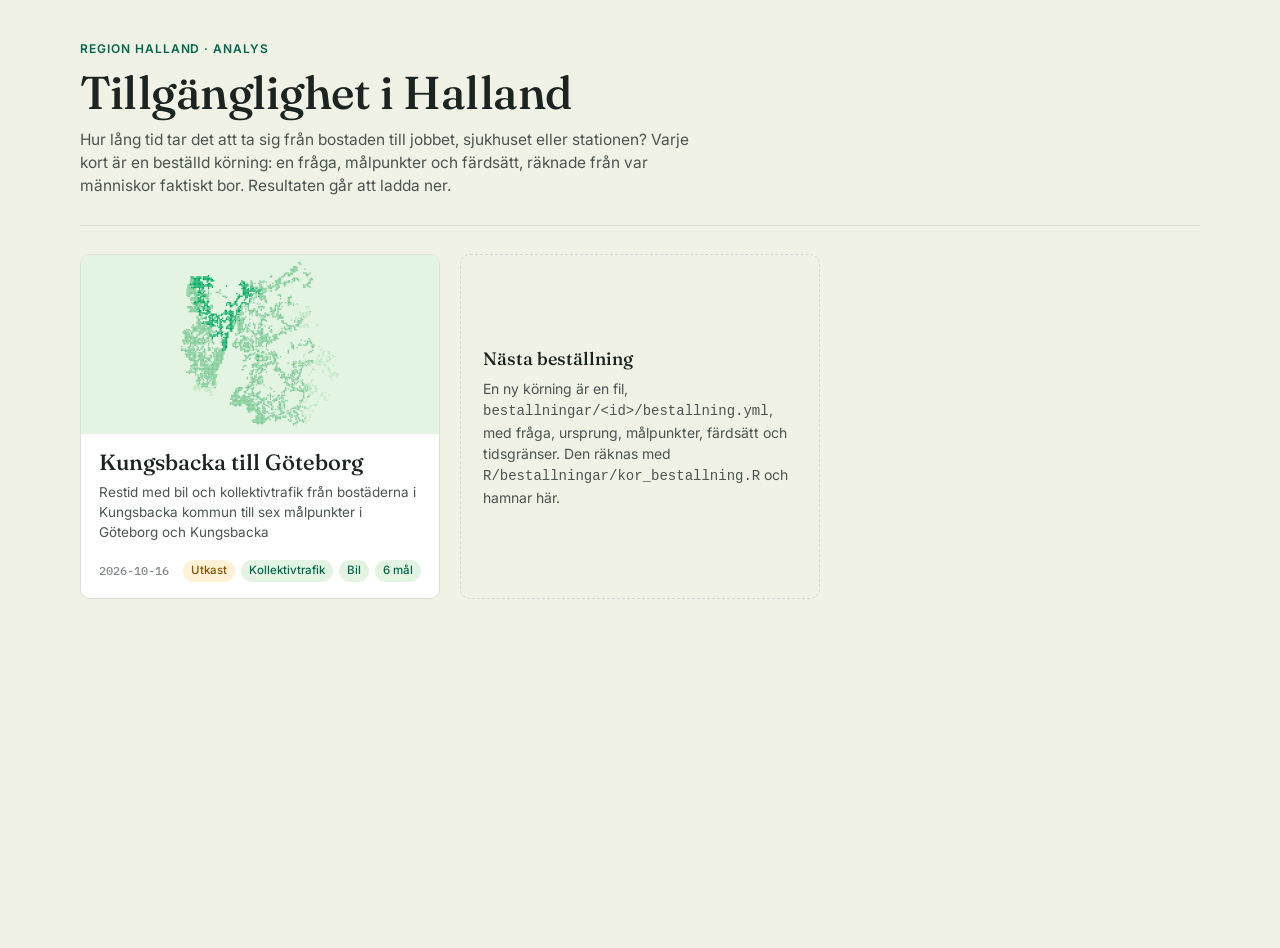
<file: index.html>
<!doctype html><html lang="sv"><head><meta charset="utf-8">
<meta name="viewport" content="width=device-width, initial-scale=1, viewport-fit=cover">
<title>Tillgänglighet i Halland</title>
<meta name="description" content="Galleri över tillgänglighetskörningar: restid från bostäderna till målpunkter med olika färdsätt.">
<link rel="icon" href="js/ikon.svg"><link rel="preconnect" href="https://fonts.googleapis.com">
<link rel="preconnect" href="https://fonts.gstatic.com" crossorigin>
<link rel="stylesheet" href="https://fonts.googleapis.com/css2?family=Fraunces:opsz,wght@9..144,400..600&family=Inter:wght@400;500;600&family=IBM+Plex+Mono:wght@400;500&display=swap"><link rel="stylesheet" href="css/sajt.css"></head><body>
<main class="g-sida"><header class="g-huvud"><span class="g-ogon">Region Halland · Analys</span>
<h1>Tillgänglighet i Halland</h1>
<p>Hur lång tid tar det att ta sig från bostaden till jobbet, sjukhuset eller stationen? Varje kort är en beställd körning: en fråga, målpunkter och färdsätt, räknade från var människor faktiskt bor. Resultaten går att ladda ner.</p></header>
<section class="g-galleri" aria-label="Körningar">
<a class="g-kort" href="b/2026-10-16-kungsbacka-goteborg/"><img src="b/2026-10-16-kungsbacka-goteborg/miniatyr.svg" alt="" width="600" height="300" loading="lazy" style="display:block;width:100%;height:auto;background:#E3F4E2">
     <div class="g-kort-text"><h2>Kungsbacka till Göteborg</h2><p>Restid med bil och kollektivtrafik från bostäderna i Kungsbacka kommun till sex målpunkter i Göteborg och Kungsbacka</p></div>
     <div class="g-kort-fot"><span class="chip datum">2026-10-16</span><span class="chip utkast">Utkast</span><span class="chip">Kollektivtrafik</span><span class="chip">Bil</span><span class="chip">6 mål</span></div></a>
<div class="g-tom"><strong>Nästa beställning</strong><span>En ny körning är en fil, <code>bestallningar/&lt;id&gt;/bestallning.yml</code>, med fråga, ursprung, målpunkter, färdsätt och tidsgränser. Den räknas med <code>R/bestallningar/kor_bestallning.R</code> och hamnar här.</span></div>
</section></main></body></html>
</file>
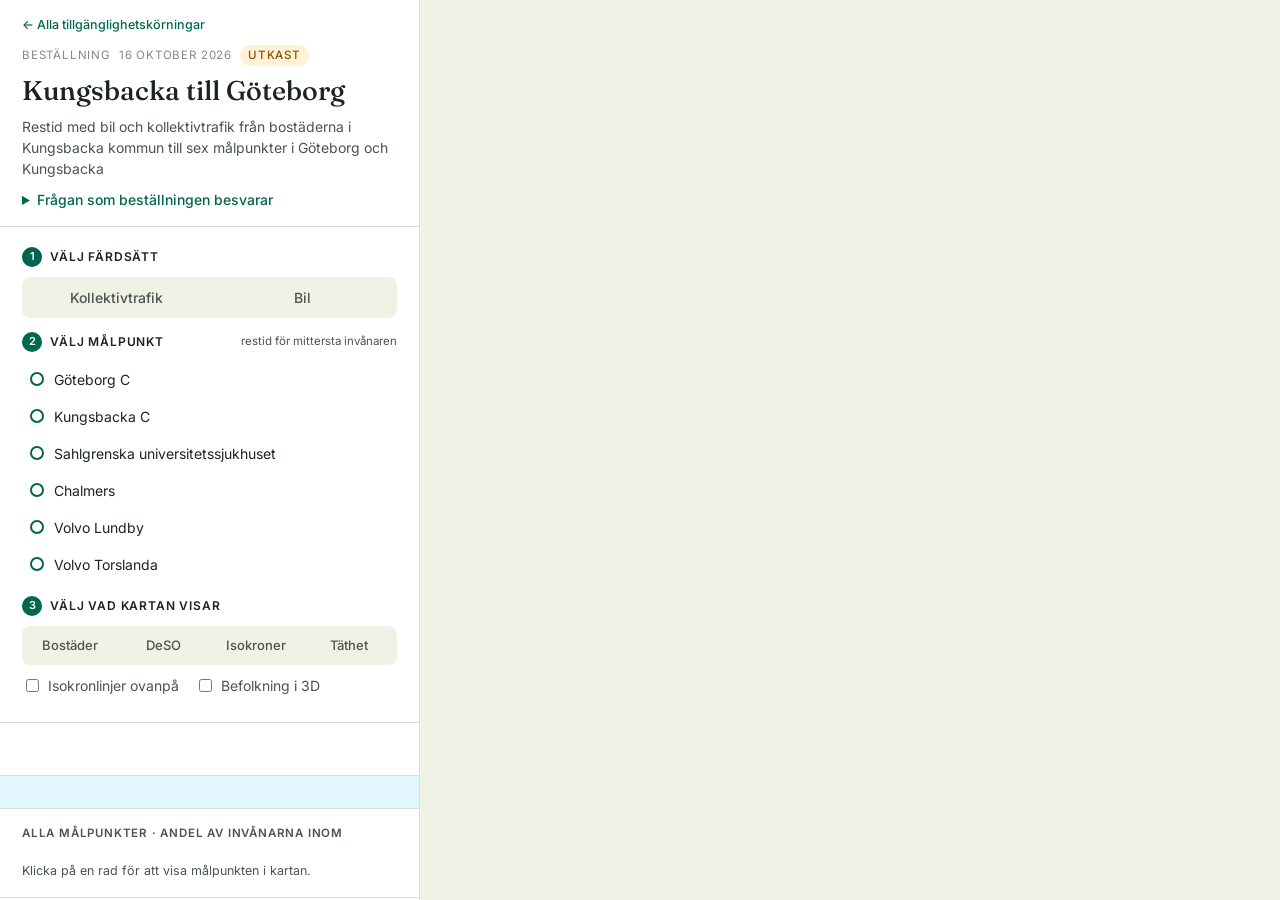
<file: b/2026-10-16-kungsbacka-goteborg/index.html>
<!DOCTYPE html>
<html lang="sv">
<head>
<meta charset="utf-8"/>
<style>body{background-color:rgba(240,242,230,1.000000);}</style>
<script src="../../lib/htmlwidgets-1.6.4/htmlwidgets.js"></script>
<link href="../../lib/maplibre-gl-5.24.0/maplibre-gl.css" rel="stylesheet" />
<script src="../../lib/maplibre-gl-5.24.0/maplibre-gl.js"></script>
<script src="../../lib/pmtiles-4.4.0/pmtiles.js"></script>
<link href="../../lib/legend-interactivity-1.0.0/legend-interactivity.css" rel="stylesheet" />
<script src="../../lib/legend-interactivity-1.0.0/legend-interactivity.js"></script>
<script src="../../lib/maplibregl-binding-0.5.0/maplibregl.js"></script>
<link href="../../lib/layers-control-1.0.0/layers-control.css" rel="stylesheet" />
  <title>Kungsbacka till Göteborg · Tillgänglighet</title>
<meta name="viewport" content="width=device-width, initial-scale=1, viewport-fit=cover"/>
<meta name="description" content="Restid med bil och kollektivtrafik från bostäderna i Kungsbacka kommun till sex målpunkter i Göteborg och Kungsbacka"/>
<link rel="icon" href="../../js/ikon.svg"/>
<link rel="preconnect" href="https://fonts.googleapis.com"/>
<link rel="preconnect" href="https://fonts.gstatic.com" crossorigin/>
<link rel="stylesheet" href="https://fonts.googleapis.com/css2?family=Fraunces:opsz,wght@9..144,400..600&amp;family=Inter:wght@400;500;600&amp;family=IBM+Plex+Mono:wght@400;500&amp;display=swap"/>
<link rel="stylesheet" href="../../css/sajt.css"/>
<script type="module" src="../../js/bestallning.js"></script>
</head>
<body class="b">
<a class="hoppa" href="#b-panel">Hoppa till panelen</a>
<div id="htmlwidget_container">
  <div id="b-karta" style="width:100%;height:100%;" class="maplibregl html-widget"></div>
</div>
<script type="application/json" data-for="b-karta">{"x":{"style":"https://basemaps.cartocdn.com/gl/positron-gl-style/style.json","center":[0,0],"zoom":0,"bearing":0,"pitch":0,"projection":"mercator","additional_params":{"maxZoom":16,"minZoom":6,"bounds":[11.861406,57.30861,12.42028,57.728369],"fadeDuration":0,"renderWorldCopies":false,"locale":{"CooperativeGesturesHandler.WindowsHelpText":"Håll ned Ctrl och skrolla för att zooma kartan","CooperativeGesturesHandler.MacHelpText":"Håll ned ⌘ och skrolla för att zooma kartan","CooperativeGesturesHandler.MobileHelpText":"Använd två fingrar för att flytta kartan","NavigationControl.ZoomIn":"Zooma in","NavigationControl.ZoomOut":"Zooma ut","NavigationControl.ResetBearing":"Återställ norr uppåt","FullscreenControl.Enter":"Helskärm","FullscreenControl.Exit":"Avsluta helskärm","AttributionControl.ToggleAttribution":"Visa källor","Map.Title":"Karta"},"attributionControl":{"compact":true},"fitBoundsOptions":{"padding":{"top":40,"right":60,"bottom":40,"left":40}}},"navigation_control":{"show_compass":true,"show_zoom":true,"visualize_pitch":false,"position":"top-right","orientation":"vertical"},"fullscreen_control":{"enabled":true,"position":"top-right"},"scale_control":{"position":"bottom-right","unit":"metric","maxWidth":100}},"evals":[],"jsHooks":[]}</script>
<script type="application/htmlwidget-sizing" data-for="b-karta">{"viewer":{"width":"100%","height":"100%","padding":0,"fill":false},"browser":{"width":"100%","height":"100%","padding":0,"fill":false}}</script>
<aside id="b-panel" class="b-panel" aria-label="Val, resultat och nedladdning"></aside>
</body>
</html>
</file>
<file: css/sajt.css>
/* sajt.css — galleri och beställningssidor för tillgänglighetsanalyserna.
   Layout: helskärmskarta med fast panel (vänsterkolumn på bred skärm, under kartan på mobil). */
:root {
  /* Region Hallands palett */
  --gron1: #00664D; --gron2: #00AB60; --gron3: #C1E8C4; --gron4: #E3F4E2;
  --bla1: #004990;  --bla2: #2DB8F6;  --bla3: #A2D9F8;  --bla4: #E2F6FF;
  --gra1: #83888A;  --gra2: #D6D6D6;
  --papper: #F0F2E6; --yta: #FFFFFF; --text: #1B2420; --text2: #4A5450; --linje: #DCE0D4;
  --accent: var(--gron1);
  --f-rubrik: "Fraunces", Georgia, "Times New Roman", serif;
  --f-text: "Inter", "Segoe UI", system-ui, sans-serif;
  --f-tal: "IBM Plex Mono", ui-monospace, "Cascadia Mono", Consolas, monospace;
  --panel: 420px;
  color-scheme: light;
}
html, body { height: 100%; }
body { margin: 0; background: var(--papper); color: var(--text); font-family: var(--f-text); font-size: 14px; line-height: 1.5; }
a { color: var(--bla1); }
:focus-visible { outline: 2px solid var(--bla2); outline-offset: 2px; }
.hoppa { position: absolute; left: -9999px; top: 8px; background: var(--yta); padding: 6px 10px; z-index: 50; }
.hoppa:focus { left: 8px; }

/* ── Galleri ─────────────────────────────────────────────────────────────── */
.g-sida { min-height: 100%; padding-block: 0 48px; padding-left: max(16px, env(safe-area-inset-left, 0px)); padding-right: max(16px, env(safe-area-inset-right, 0px)); }
.g-huvud { max-width: 1120px; margin: 0 auto; padding-block: 40px 28px; border-bottom: 1px solid var(--linje); display: grid; gap: 10px; }
.g-ogon { font-size: 12px; letter-spacing: .08em; text-transform: uppercase; color: var(--gron1); font-weight: 600; }
.g-huvud h1 { font-family: var(--f-rubrik); font-weight: 500; font-size: clamp(30px, 5vw, 46px); line-height: 1.08; margin: 0; text-wrap: balance; letter-spacing: -.01em; }
.g-huvud p { margin: 0; max-width: 64ch; color: var(--text2); font-size: 15.5px; }
.g-galleri { max-width: 1120px; margin: 28px auto 0; display: grid; grid-template-columns: repeat(auto-fill, minmax(300px, 1fr)); gap: 20px; }
.g-kort { display: grid; grid-template-rows: auto 1fr auto; background: var(--yta); border: 1px solid var(--linje); border-radius: 10px; overflow: hidden; text-decoration: none; color: inherit; transition: box-shadow .15s, transform .15s; }
.g-kort:hover { box-shadow: 0 6px 22px rgba(0, 61, 46, .12); transform: translateY(-2px); }
.g-kort svg { display: block; width: 100%; height: auto; background: var(--gron4); }
.g-kort-text { padding: 16px 18px 6px; display: grid; gap: 6px; align-content: start; min-width: 0; }
.g-kort h2 { font-family: var(--f-rubrik); font-weight: 500; font-size: 22px; line-height: 1.15; margin: 0; }
.g-kort p { margin: 0; color: var(--text2); font-size: 13.5px; }
.g-kort-fot { display: flex; flex-wrap: wrap; gap: 6px; padding: 12px 18px 16px; align-items: center; }
.chip { display: inline-flex; align-items: center; gap: 5px; font-size: 11.5px; padding: 2px 8px; border-radius: 99px; background: var(--gron4); color: var(--gron1); font-weight: 500; }
.chip.utkast { background: #FFF1D6; color: #8A5300; }
.chip.datum { background: transparent; color: var(--gra1); padding-left: 0; font-family: var(--f-tal); }
.g-tom { border: 1px dashed var(--gra2); border-radius: 10px; padding: 22px; color: var(--text2); display: grid; gap: 6px; align-content: center; }
.g-tom strong { color: var(--text); font-family: var(--f-rubrik); font-weight: 500; font-size: 18px; }

/* ── Beställningssida ────────────────────────────────────────────────────── */
body.b { overflow: hidden; }
#htmlwidget_container { position: fixed !important; top: 0; bottom: 0; right: 0; left: var(--panel) !important; width: auto !important; height: auto !important; }
#htmlwidget_container > .html-widget { width: 100% !important; height: 100% !important; }
.b-panel { position: fixed; top: 0; bottom: 0; left: 0; width: var(--panel); overflow-y: auto; background: var(--yta); border-right: 1px solid var(--linje); z-index: 5; box-sizing: border-box; padding-block: 0 24px; }
.b-sektion { padding: 16px 22px; border-bottom: 1px solid var(--linje); display: grid; gap: 10px; }
.b-sektion:last-child { border-bottom: 0; }
.b-tillbaka { font-size: 12.5px; text-decoration: none; color: var(--gron1); font-weight: 500; }
.b-ogon { font-size: 11.5px; letter-spacing: .07em; text-transform: uppercase; color: var(--gra1); display: flex; gap: 8px; flex-wrap: wrap; align-items: center; }
.b-panel h1 { font-family: var(--f-rubrik); font-weight: 500; font-size: 27px; line-height: 1.1; margin: 0; text-wrap: balance; }
.b-under { margin: 0; color: var(--text2); }
.b-panel h2 { font-size: 11.5px; letter-spacing: .07em; text-transform: uppercase; margin: 0; color: var(--text2); font-weight: 600; }
details.b-fraga summary { cursor: pointer; color: var(--gron1); font-weight: 500; }
details.b-fraga blockquote { margin: 8px 0 0; padding: 8px 12px; border-left: 3px solid var(--gron3); color: var(--text2); white-space: pre-line; }

.seg { display: grid; grid-template-columns: 1fr 1fr; background: var(--papper); border-radius: 8px; padding: 3px; gap: 3px; }
.seg.seg3 { grid-template-columns: repeat(3, 1fr); }
.seg.seg4 { grid-template-columns: repeat(4, 1fr); }
.seg.seg4 button { padding-inline: 4px; font-size: 13px; }
.b-panel h2.steg { display: flex; align-items: center; gap: 8px; color: var(--text); font-size: 12px; margin-top: 4px; }
.b-panel h2.steg span { display: inline-grid; place-items: center; width: 20px; height: 20px; border-radius: 50%; background: var(--gron1); color: #fff; font-size: 11px; letter-spacing: 0; flex: none; }
.b-panel h2.steg em { font-style: normal; text-transform: none; letter-spacing: 0; font-weight: 400; color: var(--text2); margin-left: auto; font-size: 11.5px; }
.seg button:hover:not([aria-pressed="true"]) { background: rgba(255, 255, 255, .6); color: var(--text); }
.vaxlar label[hidden] { display: none; }
.kart-skylt { position: absolute; bottom: 12px; left: 10px; z-index: 3; max-width: min(460px, calc(100% - 80px)); background: rgba(255, 255, 255, .95);
  border-radius: 8px; padding: 7px 11px; box-shadow: 0 1px 6px rgba(0, 0, 0, .15); font-size: 12.5px; line-height: 1.35; display: grid; gap: 1px; pointer-events: none; }
.kart-skylt span { color: var(--text2); font-size: 11.5px; }
.hovertip .maplibregl-popup-content { padding: 7px 10px; font-size: 12.5px; line-height: 1.4; box-shadow: 0 2px 10px rgba(0, 0, 0, .18); pointer-events: none; }
.hovertip .maplibregl-popup-tip { display: none; }
.tip-hint { color: var(--gra1); font-size: 11px; }
.b-omrade { background: var(--bla4); }
.omr-huvud { display: flex; justify-content: space-between; align-items: center; gap: 8px; }
.rensa { font: inherit; font-size: 12px; border: 1px solid var(--bla3); background: var(--yta); color: var(--bla1); border-radius: 99px; padding: 3px 10px; cursor: pointer; }
.ruta4.omr4 { background: var(--yta); }
.ruta4.omr4 .stapel { position: relative; overflow: visible; }
.ruta4.omr4 .stapel i { background: var(--bla1); }
.ruta4.omr4 .stapel b { position: absolute; top: -3px; width: 2px; height: 10px; background: var(--text); transform: translateX(-1px); }
table.omr tr[data-deso] { cursor: pointer; }
table.omr tr[data-deso]:hover td { background: var(--papper); }
table.omr tr.vald td { background: var(--bla4); color: var(--bla1); font-weight: 600; }
table.omr td:first-child { max-width: 170px; overflow: hidden; text-overflow: ellipsis; white-space: nowrap; }
.seg button { font: inherit; border: 0; background: transparent; padding: 7px 8px; border-radius: 6px; cursor: pointer; color: var(--text2); font-weight: 500; }
.seg button[aria-pressed="true"] { background: var(--yta); color: var(--text); box-shadow: 0 1px 3px rgba(0, 0, 0, .12); }
.vaxlar { display: flex; flex-wrap: wrap; gap: 6px 16px; }
.vaxlar label { display: inline-flex; gap: 6px; align-items: center; cursor: pointer; color: var(--text2); }

.mal-lista { display: grid; gap: 2px; margin: 0; padding: 0; list-style: none; }
.mal-lista button { width: 100%; font: inherit; display: grid; grid-template-columns: 14px 1fr auto; gap: 10px; align-items: center; text-align: left; border: 0; background: transparent; padding: 7px 8px; border-radius: 6px; cursor: pointer; color: var(--text); }
.mal-lista button:hover { background: var(--papper); }
.mal-lista button[aria-pressed="true"] { background: var(--gron4); }
.mal-lista .prick { width: 10px; height: 10px; border-radius: 50%; border: 2px solid var(--gron1); background: var(--yta); }
.mal-lista button[aria-pressed="true"] .prick { background: var(--gron1); }
.mal-lista .tid { font-family: var(--f-tal); font-size: 12.5px; color: var(--text2); white-space: nowrap; }

.svar { font-family: var(--f-rubrik); font-size: 19px; line-height: 1.3; margin: 0; text-wrap: pretty; }
.svar b { font-weight: 600; color: var(--gron1); }
.rutor4 { display: grid; grid-template-columns: repeat(4, 1fr); gap: 6px; }
.ruta4 { background: var(--papper); border-radius: 8px; padding: 8px 9px 7px; display: grid; gap: 1px; min-width: 0; }
.ruta4 .lbl { font-size: 11px; color: var(--text2); }
.ruta4 .pct { font-family: var(--f-tal); font-size: 19px; font-weight: 500; font-variant-numeric: tabular-nums; }
.ruta4 .inv { font-family: var(--f-tal); font-size: 11px; color: var(--text2); font-variant-numeric: tabular-nums; }
.ruta4 .stapel { height: 4px; border-radius: 2px; background: var(--gra2); overflow: hidden; margin-top: 4px; }
.ruta4 .stapel i { display: block; height: 100%; background: var(--gron1); }
.not { font-size: 12.5px; color: var(--text2); margin: 0; }

.tabell-rull { overflow-x: auto; }
table.matris { border-collapse: separate; border-spacing: 2px; width: 100%; font-size: 12.5px; }
table.matris th { font-weight: 500; color: var(--text2); text-align: right; padding: 2px 4px; font-size: 11.5px; }
table.matris th:first-child { text-align: left; }
table.matris td { text-align: right; font-family: var(--f-tal); font-variant-numeric: tabular-nums; padding: 5px 6px; border-radius: 4px; }
table.matris td:first-child { text-align: left; font-family: var(--f-text); padding-left: 2px; white-space: nowrap; overflow: hidden; text-overflow: ellipsis; max-width: 150px; }
table.matris tr { cursor: pointer; }
table.matris tr.vald td:first-child { font-weight: 600; color: var(--gron1); }
table.omr { width: 100%; border-collapse: collapse; font-size: 12.5px; }
table.omr th { text-align: right; font-weight: 500; color: var(--text2); font-size: 11.5px; padding: 3px 4px; border-bottom: 1px solid var(--linje); }
table.omr th:first-child, table.omr td:first-child { text-align: left; }
table.omr td { padding: 4px; border-bottom: 1px solid var(--papper); font-family: var(--f-tal); font-variant-numeric: tabular-nums; text-align: right; }
table.omr td:first-child { font-family: var(--f-text); }

.legend { display: grid; gap: 4px; }
.legend-rad { display: flex; gap: 0; }
.legend-rad span { flex: 1; height: 12px; }
.legend-rad span:first-child { border-radius: 3px 0 0 3px; } .legend-rad span:last-child { border-radius: 0 3px 3px 0; }
.legend-etik { display: flex; font-size: 11px; color: var(--text2); font-family: var(--f-tal); }
.legend-etik span { flex: 1; }
.legend-iso { display: flex; gap: 12px; flex-wrap: wrap; font-size: 11.5px; color: var(--text2); }
.legend-iso i { display: inline-block; width: 18px; height: 0; border-top: 2px solid; vertical-align: middle; margin-right: 5px; }

.nedladdning { display: grid; gap: 6px; margin: 0; padding: 0; list-style: none; }
.nedladdning a { display: grid; grid-template-columns: 1fr auto; gap: 8px; text-decoration: none; padding: 8px 10px; border: 1px solid var(--linje); border-radius: 8px; color: var(--text); }
.nedladdning a:hover { border-color: var(--gron2); background: var(--gron4); }
.nedladdning small { color: var(--text2); font-family: var(--f-tal); }
.metod { margin: 0; padding-left: 18px; display: grid; gap: 6px; color: var(--text2); font-size: 13px; }
.b-kalla { font-size: 11.5px; color: var(--gra1); }

/* kartans markörer och popup */
.mal-markor { display: flex; align-items: center; gap: 6px; cursor: pointer; transform: translateY(-50%); }
.mal-markor .m-prick { width: 12px; height: 12px; border-radius: 50%; background: var(--yta); border: 3px solid var(--bla1); box-shadow: 0 1px 4px rgba(0, 0, 0, .3); flex: none; }
.mal-markor { border: 0; background: none; padding: 0; }
.mal-markor .m-namn { font: 600 12px/1.2 var(--f-text); color: var(--bla1); background: rgba(255, 255, 255, .92); padding: 2px 6px; border-radius: 4px; white-space: nowrap; box-shadow: 0 1px 3px rgba(0, 0, 0, .15); display: none; }
.mal-markor:hover .m-namn, .mal-markor:focus-visible .m-namn, .mal-markor.vald .m-namn { display: inline; }
.mal-markor:hover, .mal-markor.vald { z-index: 2; }
.mal-markor.vald .m-prick { background: var(--bla1); width: 16px; height: 16px; }
.mal-markor.vald .m-namn { background: var(--bla1); color: #fff; }
.maplibregl-popup-content { font-family: var(--f-text); font-size: 12.5px; border-radius: 8px; padding: 10px 12px; }
.popup h3 { margin: 0 0 4px; font-size: 13px; }
.popup table { border-collapse: collapse; font-variant-numeric: tabular-nums; }
.popup td { padding: 1px 6px 1px 0; } .popup td + td { text-align: right; font-family: var(--f-tal); }
.popup tr.vald td { font-weight: 600; color: var(--gron1); }

@media (max-width: 760px) {
  html:has(body.b), body.b { height: auto; }
  body.b { overflow: auto; display: flex; flex-direction: column; }
  #htmlwidget_container { order: 0; flex: 0 0 58vh; } .b-panel { order: 1; flex: none; }
  #htmlwidget_container { position: relative !important; left: 0 !important; height: 58vh !important; }
  .b-panel { position: static; width: auto; border-right: 0; overflow: visible; }
  .b-sektion { padding-left: max(16px, env(safe-area-inset-left, 0px)); padding-right: max(16px, env(safe-area-inset-right, 0px)); }
  .rutor4 { grid-template-columns: repeat(2, 1fr); }
}
@media (prefers-reduced-motion: reduce) { .g-kort { transition: none; } .g-kort:hover { transform: none; } }
</file>
<file: lib/maplibre-gl-5.24.0/maplibre-gl.css>
.maplibregl-map{font:12px/20px Helvetica Neue,Arial,Helvetica,sans-serif;overflow:hidden;position:relative;-webkit-tap-highlight-color:rgb(0 0 0/0)}.maplibregl-canvas{left:0;position:absolute;top:0}.maplibregl-map:fullscreen{height:100%;width:100%}.maplibregl-ctrl-group button.maplibregl-ctrl-compass{touch-action:none}.maplibregl-canvas-container.maplibregl-interactive,.maplibregl-ctrl-group button.maplibregl-ctrl-compass{cursor:grab;-webkit-user-select:none;-moz-user-select:none;user-select:none}.maplibregl-canvas-container.maplibregl-interactive.maplibregl-track-pointer{cursor:pointer}.maplibregl-canvas-container.maplibregl-interactive:active,.maplibregl-ctrl-group button.maplibregl-ctrl-compass:active{cursor:grabbing}.maplibregl-canvas-container.maplibregl-touch-zoom-rotate,.maplibregl-canvas-container.maplibregl-touch-zoom-rotate .maplibregl-canvas{touch-action:pan-x pan-y}.maplibregl-canvas-container.maplibregl-touch-drag-pan,.maplibregl-canvas-container.maplibregl-touch-drag-pan .maplibregl-canvas{touch-action:pinch-zoom}.maplibregl-canvas-container.maplibregl-touch-zoom-rotate.maplibregl-touch-drag-pan,.maplibregl-canvas-container.maplibregl-touch-zoom-rotate.maplibregl-touch-drag-pan .maplibregl-canvas{touch-action:none}.maplibregl-canvas-container.maplibregl-touch-drag-pan.maplibregl-cooperative-gestures,.maplibregl-canvas-container.maplibregl-touch-drag-pan.maplibregl-cooperative-gestures .maplibregl-canvas{touch-action:pan-x pan-y}.maplibregl-ctrl-bottom-left,.maplibregl-ctrl-bottom-right,.maplibregl-ctrl-top-left,.maplibregl-ctrl-top-right{pointer-events:none;position:absolute;z-index:2}.maplibregl-ctrl-top-left{left:0;top:0}.maplibregl-ctrl-top-right{right:0;top:0}.maplibregl-ctrl-bottom-left{bottom:0;left:0}.maplibregl-ctrl-bottom-right{bottom:0;right:0}.maplibregl-ctrl{clear:both;pointer-events:auto;transform:translate(0)}.maplibregl-ctrl-top-left .maplibregl-ctrl{float:left;margin:10px 0 0 10px}.maplibregl-ctrl-top-right .maplibregl-ctrl{float:right;margin:10px 10px 0 0}.maplibregl-ctrl-bottom-left .maplibregl-ctrl{float:left;margin:0 0 10px 10px}.maplibregl-ctrl-bottom-right .maplibregl-ctrl{float:right;margin:0 10px 10px 0}.maplibregl-ctrl-group{background:#fff;border-radius:4px}.maplibregl-ctrl-group:not(:empty){box-shadow:0 0 0 2px rgba(0,0,0,.1)}@media (forced-colors:active){.maplibregl-ctrl-group:not(:empty){box-shadow:0 0 0 2px ButtonText}}.maplibregl-ctrl-group button{background-color:transparent;border:0;box-sizing:border-box;cursor:pointer;display:block;height:29px;outline:none;padding:0;width:29px}.maplibregl-ctrl-group button+button{border-top:1px solid #ddd}.maplibregl-ctrl button .maplibregl-ctrl-icon{background-position:50%;background-repeat:no-repeat;display:block;height:100%;width:100%}@media (forced-colors:active){.maplibregl-ctrl-icon{background-color:transparent}.maplibregl-ctrl-group button+button{border-top:1px solid ButtonText}}.maplibregl-ctrl button::-moz-focus-inner{border:0;padding:0}.maplibregl-ctrl-attrib-button:focus,.maplibregl-ctrl-group button:focus{box-shadow:0 0 2px 2px #0096ff}.maplibregl-ctrl button:disabled{cursor:not-allowed}.maplibregl-ctrl button:disabled .maplibregl-ctrl-icon{opacity:.25}@media (hover:hover){.maplibregl-ctrl button:not(:disabled):hover{background-color:rgba(0,0,0,.05)}}.maplibregl-ctrl button:not(:disabled):active{background-color:rgba(0,0,0,.05)}.maplibregl-ctrl-group button:focus:focus-visible{box-shadow:0 0 2px 2px #0096ff}.maplibregl-ctrl-group button:focus:not(:focus-visible){box-shadow:none}.maplibregl-ctrl-group button:focus:first-child{border-radius:4px 4px 0 0}.maplibregl-ctrl-group button:focus:last-child{border-radius:0 0 4px 4px}.maplibregl-ctrl-group button:focus:only-child{border-radius:inherit}.maplibregl-ctrl button.maplibregl-ctrl-zoom-out .maplibregl-ctrl-icon{background-image:url("data:image/svg+xml;charset=utf-8,%3Csvg xmlns='http://www.w3.org/2000/svg' width='29' height='29' fill='%23333' viewBox='0 0 29 29'%3E%3Cpath d='M10 13c-.75 0-1.5.75-1.5 1.5S9.25 16 10 16h9c.75 0 1.5-.75 1.5-1.5S19.75 13 19 13z'/%3E%3C/svg%3E")}.maplibregl-ctrl button.maplibregl-ctrl-zoom-in .maplibregl-ctrl-icon{background-image:url("data:image/svg+xml;charset=utf-8,%3Csvg xmlns='http://www.w3.org/2000/svg' width='29' height='29' fill='%23333' viewBox='0 0 29 29'%3E%3Cpath d='M14.5 8.5c-.75 0-1.5.75-1.5 1.5v3h-3c-.75 0-1.5.75-1.5 1.5S9.25 16 10 16h3v3c0 .75.75 1.5 1.5 1.5S16 19.75 16 19v-3h3c.75 0 1.5-.75 1.5-1.5S19.75 13 19 13h-3v-3c0-.75-.75-1.5-1.5-1.5'/%3E%3C/svg%3E")}@media (forced-colors:active){.maplibregl-ctrl button.maplibregl-ctrl-zoom-out .maplibregl-ctrl-icon{background-image:url("data:image/svg+xml;charset=utf-8,%3Csvg xmlns='http://www.w3.org/2000/svg' width='29' height='29' fill='%23fff' viewBox='0 0 29 29'%3E%3Cpath d='M10 13c-.75 0-1.5.75-1.5 1.5S9.25 16 10 16h9c.75 0 1.5-.75 1.5-1.5S19.75 13 19 13z'/%3E%3C/svg%3E")}.maplibregl-ctrl button.maplibregl-ctrl-zoom-in .maplibregl-ctrl-icon{background-image:url("data:image/svg+xml;charset=utf-8,%3Csvg xmlns='http://www.w3.org/2000/svg' width='29' height='29' fill='%23fff' viewBox='0 0 29 29'%3E%3Cpath d='M14.5 8.5c-.75 0-1.5.75-1.5 1.5v3h-3c-.75 0-1.5.75-1.5 1.5S9.25 16 10 16h3v3c0 .75.75 1.5 1.5 1.5S16 19.75 16 19v-3h3c.75 0 1.5-.75 1.5-1.5S19.75 13 19 13h-3v-3c0-.75-.75-1.5-1.5-1.5'/%3E%3C/svg%3E")}}@media (forced-colors:active) and (prefers-color-scheme:light){.maplibregl-ctrl button.maplibregl-ctrl-zoom-out .maplibregl-ctrl-icon{background-image:url("data:image/svg+xml;charset=utf-8,%3Csvg xmlns='http://www.w3.org/2000/svg' width='29' height='29' viewBox='0 0 29 29'%3E%3Cpath d='M10 13c-.75 0-1.5.75-1.5 1.5S9.25 16 10 16h9c.75 0 1.5-.75 1.5-1.5S19.75 13 19 13z'/%3E%3C/svg%3E")}.maplibregl-ctrl button.maplibregl-ctrl-zoom-in .maplibregl-ctrl-icon{background-image:url("data:image/svg+xml;charset=utf-8,%3Csvg xmlns='http://www.w3.org/2000/svg' width='29' height='29' viewBox='0 0 29 29'%3E%3Cpath d='M14.5 8.5c-.75 0-1.5.75-1.5 1.5v3h-3c-.75 0-1.5.75-1.5 1.5S9.25 16 10 16h3v3c0 .75.75 1.5 1.5 1.5S16 19.75 16 19v-3h3c.75 0 1.5-.75 1.5-1.5S19.75 13 19 13h-3v-3c0-.75-.75-1.5-1.5-1.5'/%3E%3C/svg%3E")}}.maplibregl-ctrl button.maplibregl-ctrl-fullscreen .maplibregl-ctrl-icon{background-image:url("data:image/svg+xml;charset=utf-8,%3Csvg xmlns='http://www.w3.org/2000/svg' width='29' height='29' fill='%23333' viewBox='0 0 29 29'%3E%3Cpath d='M24 16v5.5c0 1.75-.75 2.5-2.5 2.5H16v-1l3-1.5-4-5.5 1-1 5.5 4 1.5-3zM6 16l1.5 3 5.5-4 1 1-4 5.5 3 1.5v1H7.5C5.75 24 5 23.25 5 21.5V16zm7-11v1l-3 1.5 4 5.5-1 1-5.5-4L6 13H5V7.5C5 5.75 5.75 5 7.5 5zm11 2.5c0-1.75-.75-2.5-2.5-2.5H16v1l3 1.5-4 5.5 1 1 5.5-4 1.5 3h1z'/%3E%3C/svg%3E")}.maplibregl-ctrl button.maplibregl-ctrl-shrink .maplibregl-ctrl-icon{background-image:url("data:image/svg+xml;charset=utf-8,%3Csvg xmlns='http://www.w3.org/2000/svg' width='29' height='29' viewBox='0 0 29 29'%3E%3Cpath d='M18.5 16c-1.75 0-2.5.75-2.5 2.5V24h1l1.5-3 5.5 4 1-1-4-5.5 3-1.5v-1zM13 18.5c0-1.75-.75-2.5-2.5-2.5H5v1l3 1.5L4 24l1 1 5.5-4 1.5 3h1zm3-8c0 1.75.75 2.5 2.5 2.5H24v-1l-3-1.5L25 5l-1-1-5.5 4L17 5h-1zM10.5 13c1.75 0 2.5-.75 2.5-2.5V5h-1l-1.5 3L5 4 4 5l4 5.5L5 12v1z'/%3E%3C/svg%3E")}@media (forced-colors:active){.maplibregl-ctrl button.maplibregl-ctrl-fullscreen .maplibregl-ctrl-icon{background-image:url("data:image/svg+xml;charset=utf-8,%3Csvg xmlns='http://www.w3.org/2000/svg' width='29' height='29' fill='%23fff' viewBox='0 0 29 29'%3E%3Cpath d='M24 16v5.5c0 1.75-.75 2.5-2.5 2.5H16v-1l3-1.5-4-5.5 1-1 5.5 4 1.5-3zM6 16l1.5 3 5.5-4 1 1-4 5.5 3 1.5v1H7.5C5.75 24 5 23.25 5 21.5V16zm7-11v1l-3 1.5 4 5.5-1 1-5.5-4L6 13H5V7.5C5 5.75 5.75 5 7.5 5zm11 2.5c0-1.75-.75-2.5-2.5-2.5H16v1l3 1.5-4 5.5 1 1 5.5-4 1.5 3h1z'/%3E%3C/svg%3E")}.maplibregl-ctrl button.maplibregl-ctrl-shrink .maplibregl-ctrl-icon{background-image:url("data:image/svg+xml;charset=utf-8,%3Csvg xmlns='http://www.w3.org/2000/svg' width='29' height='29' fill='%23fff' viewBox='0 0 29 29'%3E%3Cpath d='M18.5 16c-1.75 0-2.5.75-2.5 2.5V24h1l1.5-3 5.5 4 1-1-4-5.5 3-1.5v-1zM13 18.5c0-1.75-.75-2.5-2.5-2.5H5v1l3 1.5L4 24l1 1 5.5-4 1.5 3h1zm3-8c0 1.75.75 2.5 2.5 2.5H24v-1l-3-1.5L25 5l-1-1-5.5 4L17 5h-1zM10.5 13c1.75 0 2.5-.75 2.5-2.5V5h-1l-1.5 3L5 4 4 5l4 5.5L5 12v1z'/%3E%3C/svg%3E")}}@media (forced-colors:active) and (prefers-color-scheme:light){.maplibregl-ctrl button.maplibregl-ctrl-fullscreen .maplibregl-ctrl-icon{background-image:url("data:image/svg+xml;charset=utf-8,%3Csvg xmlns='http://www.w3.org/2000/svg' width='29' height='29' viewBox='0 0 29 29'%3E%3Cpath d='M24 16v5.5c0 1.75-.75 2.5-2.5 2.5H16v-1l3-1.5-4-5.5 1-1 5.5 4 1.5-3zM6 16l1.5 3 5.5-4 1 1-4 5.5 3 1.5v1H7.5C5.75 24 5 23.25 5 21.5V16zm7-11v1l-3 1.5 4 5.5-1 1-5.5-4L6 13H5V7.5C5 5.75 5.75 5 7.5 5zm11 2.5c0-1.75-.75-2.5-2.5-2.5H16v1l3 1.5-4 5.5 1 1 5.5-4 1.5 3h1z'/%3E%3C/svg%3E")}.maplibregl-ctrl button.maplibregl-ctrl-shrink .maplibregl-ctrl-icon{background-image:url("data:image/svg+xml;charset=utf-8,%3Csvg xmlns='http://www.w3.org/2000/svg' width='29' height='29' viewBox='0 0 29 29'%3E%3Cpath d='M18.5 16c-1.75 0-2.5.75-2.5 2.5V24h1l1.5-3 5.5 4 1-1-4-5.5 3-1.5v-1zM13 18.5c0-1.75-.75-2.5-2.5-2.5H5v1l3 1.5L4 24l1 1 5.5-4 1.5 3h1zm3-8c0 1.75.75 2.5 2.5 2.5H24v-1l-3-1.5L25 5l-1-1-5.5 4L17 5h-1zM10.5 13c1.75 0 2.5-.75 2.5-2.5V5h-1l-1.5 3L5 4 4 5l4 5.5L5 12v1z'/%3E%3C/svg%3E")}}.maplibregl-ctrl button.maplibregl-ctrl-compass .maplibregl-ctrl-icon{background-image:url("data:image/svg+xml;charset=utf-8,%3Csvg xmlns='http://www.w3.org/2000/svg' width='29' height='29' fill='%23333' viewBox='0 0 29 29'%3E%3Cpath d='m10.5 14 4-8 4 8z'/%3E%3Cpath fill='%23ccc' d='m10.5 16 4 8 4-8z'/%3E%3C/svg%3E")}@media (forced-colors:active){.maplibregl-ctrl button.maplibregl-ctrl-compass .maplibregl-ctrl-icon{background-image:url("data:image/svg+xml;charset=utf-8,%3Csvg xmlns='http://www.w3.org/2000/svg' width='29' height='29' fill='%23fff' viewBox='0 0 29 29'%3E%3Cpath d='m10.5 14 4-8 4 8z'/%3E%3Cpath fill='%23ccc' d='m10.5 16 4 8 4-8z'/%3E%3C/svg%3E")}}@media (forced-colors:active) and (prefers-color-scheme:light){.maplibregl-ctrl button.maplibregl-ctrl-compass .maplibregl-ctrl-icon{background-image:url("data:image/svg+xml;charset=utf-8,%3Csvg xmlns='http://www.w3.org/2000/svg' width='29' height='29' viewBox='0 0 29 29'%3E%3Cpath d='m10.5 14 4-8 4 8z'/%3E%3Cpath fill='%23ccc' d='m10.5 16 4 8 4-8z'/%3E%3C/svg%3E")}}.maplibregl-ctrl button.maplibregl-ctrl-globe .maplibregl-ctrl-icon{background-image:url("data:image/svg+xml;charset=utf-8,%3Csvg xmlns='http://www.w3.org/2000/svg' width='22' height='22' fill='none' stroke='%23333' viewBox='0 0 22 22'%3E%3Ccircle cx='11' cy='11' r='8.5'/%3E%3Cpath d='M17.5 11c0 4.819-3.02 8.5-6.5 8.5S4.5 15.819 4.5 11 7.52 2.5 11 2.5s6.5 3.681 6.5 8.5Z'/%3E%3Cpath d='M13.5 11c0 2.447-.331 4.64-.853 6.206-.262.785-.562 1.384-.872 1.777-.314.399-.58.517-.775.517s-.461-.118-.775-.517c-.31-.393-.61-.992-.872-1.777C8.831 15.64 8.5 13.446 8.5 11s.331-4.64.853-6.206c.262-.785.562-1.384.872-1.777.314-.399.58-.517.775-.517s.461.118.775.517c.31.393.61.992.872 1.777.522 1.565.853 3.76.853 6.206Z'/%3E%3Cpath d='M11 7.5c-1.909 0-3.622-.166-4.845-.428-.616-.132-1.08-.283-1.379-.434a1.3 1.3 0 0 1-.224-.138q.07-.058.224-.138c.299-.151.763-.302 1.379-.434C7.378 5.666 9.091 5.5 11 5.5s3.622.166 4.845.428c.616.132 1.08.283 1.379.434.105.053.177.1.224.138q-.07.058-.224.138c-.299.151-.763.302-1.379.434-1.223.262-2.936.428-4.845.428ZM4.486 6.436ZM11 16.5c-1.909 0-3.622-.166-4.845-.428-.616-.132-1.08-.283-1.379-.434a1.3 1.3 0 0 1-.224-.138 1.3 1.3 0 0 1 .224-.138c.299-.151.763-.302 1.379-.434C7.378 14.666 9.091 14.5 11 14.5s3.622.166 4.845.428c.616.132 1.08.283 1.379.434.105.053.177.1.224.138a1.3 1.3 0 0 1-.224.138c-.299.151-.763.302-1.379.434-1.223.262-2.936.428-4.845.428Zm-6.514-1.064ZM11 12.5c-2.46 0-4.672-.222-6.255-.574-.796-.177-1.406-.38-1.805-.59a1.5 1.5 0 0 1-.39-.272.3.3 0 0 1-.047-.064.3.3 0 0 1 .048-.064c.066-.073.189-.167.389-.272.399-.21 1.009-.413 1.805-.59C6.328 9.722 8.54 9.5 11 9.5s4.672.222 6.256.574c.795.177 1.405.38 1.804.59.2.105.323.2.39.272a.3.3 0 0 1 .047.064.3.3 0 0 1-.048.064 1.4 1.4 0 0 1-.389.272c-.399.21-1.009.413-1.804.59-1.584.352-3.796.574-6.256.574Zm-8.501-1.51v.002zm0 .018v.002zm17.002.002v-.002zm0-.018v-.002z'/%3E%3C/svg%3E")}.maplibregl-ctrl button.maplibregl-ctrl-globe-enabled .maplibregl-ctrl-icon{background-image:url("data:image/svg+xml;charset=utf-8,%3Csvg xmlns='http://www.w3.org/2000/svg' width='22' height='22' fill='none' stroke='%2333b5e5' viewBox='0 0 22 22'%3E%3Ccircle cx='11' cy='11' r='8.5'/%3E%3Cpath d='M17.5 11c0 4.819-3.02 8.5-6.5 8.5S4.5 15.819 4.5 11 7.52 2.5 11 2.5s6.5 3.681 6.5 8.5Z'/%3E%3Cpath d='M13.5 11c0 2.447-.331 4.64-.853 6.206-.262.785-.562 1.384-.872 1.777-.314.399-.58.517-.775.517s-.461-.118-.775-.517c-.31-.393-.61-.992-.872-1.777C8.831 15.64 8.5 13.446 8.5 11s.331-4.64.853-6.206c.262-.785.562-1.384.872-1.777.314-.399.58-.517.775-.517s.461.118.775.517c.31.393.61.992.872 1.777.522 1.565.853 3.76.853 6.206Z'/%3E%3Cpath d='M11 7.5c-1.909 0-3.622-.166-4.845-.428-.616-.132-1.08-.283-1.379-.434a1.3 1.3 0 0 1-.224-.138q.07-.058.224-.138c.299-.151.763-.302 1.379-.434C7.378 5.666 9.091 5.5 11 5.5s3.622.166 4.845.428c.616.132 1.08.283 1.379.434.105.053.177.1.224.138q-.07.058-.224.138c-.299.151-.763.302-1.379.434-1.223.262-2.936.428-4.845.428ZM4.486 6.436ZM11 16.5c-1.909 0-3.622-.166-4.845-.428-.616-.132-1.08-.283-1.379-.434a1.3 1.3 0 0 1-.224-.138 1.3 1.3 0 0 1 .224-.138c.299-.151.763-.302 1.379-.434C7.378 14.666 9.091 14.5 11 14.5s3.622.166 4.845.428c.616.132 1.08.283 1.379.434.105.053.177.1.224.138a1.3 1.3 0 0 1-.224.138c-.299.151-.763.302-1.379.434-1.223.262-2.936.428-4.845.428Zm-6.514-1.064ZM11 12.5c-2.46 0-4.672-.222-6.255-.574-.796-.177-1.406-.38-1.805-.59a1.5 1.5 0 0 1-.39-.272.3.3 0 0 1-.047-.064.3.3 0 0 1 .048-.064c.066-.073.189-.167.389-.272.399-.21 1.009-.413 1.805-.59C6.328 9.722 8.54 9.5 11 9.5s4.672.222 6.256.574c.795.177 1.405.38 1.804.59.2.105.323.2.39.272a.3.3 0 0 1 .047.064.3.3 0 0 1-.048.064 1.4 1.4 0 0 1-.389.272c-.399.21-1.009.413-1.804.59-1.584.352-3.796.574-6.256.574Zm-8.501-1.51v.002zm0 .018v.002zm17.002.002v-.002zm0-.018v-.002z'/%3E%3C/svg%3E")}.maplibregl-ctrl button.maplibregl-ctrl-terrain .maplibregl-ctrl-icon{background-image:url("data:image/svg+xml;charset=utf-8,%3Csvg xmlns='http://www.w3.org/2000/svg' width='22' height='22' fill='%23333' viewBox='0 0 22 22'%3E%3Cpath d='m1.754 13.406 4.453-4.851 3.09 3.09 3.281 3.277.969-.969-3.309-3.312 3.844-4.121 6.148 6.886h1.082v-.855l-7.207-8.07-4.84 5.187L6.169 6.57l-5.48 5.965v.871ZM.688 16.844h20.625v1.375H.688Zm0 0'/%3E%3C/svg%3E")}.maplibregl-ctrl button.maplibregl-ctrl-terrain-enabled .maplibregl-ctrl-icon{background-image:url("data:image/svg+xml;charset=utf-8,%3Csvg xmlns='http://www.w3.org/2000/svg' width='22' height='22' fill='%2333b5e5' viewBox='0 0 22 22'%3E%3Cpath d='m1.754 13.406 4.453-4.851 3.09 3.09 3.281 3.277.969-.969-3.309-3.312 3.844-4.121 6.148 6.886h1.082v-.855l-7.207-8.07-4.84 5.187L6.169 6.57l-5.48 5.965v.871ZM.688 16.844h20.625v1.375H.688Zm0 0'/%3E%3C/svg%3E")}.maplibregl-ctrl button.maplibregl-ctrl-geolocate .maplibregl-ctrl-icon{background-image:url("data:image/svg+xml;charset=utf-8,%3Csvg xmlns='http://www.w3.org/2000/svg' width='29' height='29' fill='%23333' viewBox='0 0 20 20'%3E%3Cpath d='M10 4C9 4 9 5 9 5v.1A5 5 0 0 0 5.1 9H5s-1 0-1 1 1 1 1 1h.1A5 5 0 0 0 9 14.9v.1s0 1 1 1 1-1 1-1v-.1a5 5 0 0 0 3.9-3.9h.1s1 0 1-1-1-1-1-1h-.1A5 5 0 0 0 11 5.1V5s0-1-1-1m0 2.5a3.5 3.5 0 1 1 0 7 3.5 3.5 0 1 1 0-7'/%3E%3Ccircle cx='10' cy='10' r='2'/%3E%3C/svg%3E")}.maplibregl-ctrl button.maplibregl-ctrl-geolocate:disabled .maplibregl-ctrl-icon{background-image:url("data:image/svg+xml;charset=utf-8,%3Csvg xmlns='http://www.w3.org/2000/svg' width='29' height='29' fill='%23aaa' viewBox='0 0 20 20'%3E%3Cpath d='M10 4C9 4 9 5 9 5v.1A5 5 0 0 0 5.1 9H5s-1 0-1 1 1 1 1 1h.1A5 5 0 0 0 9 14.9v.1s0 1 1 1 1-1 1-1v-.1a5 5 0 0 0 3.9-3.9h.1s1 0 1-1-1-1-1-1h-.1A5 5 0 0 0 11 5.1V5s0-1-1-1m0 2.5a3.5 3.5 0 1 1 0 7 3.5 3.5 0 1 1 0-7'/%3E%3Ccircle cx='10' cy='10' r='2'/%3E%3Cpath fill='red' d='m14 5 1 1-9 9-1-1z'/%3E%3C/svg%3E")}.maplibregl-ctrl button.maplibregl-ctrl-geolocate.maplibregl-ctrl-geolocate-active .maplibregl-ctrl-icon{background-image:url("data:image/svg+xml;charset=utf-8,%3Csvg xmlns='http://www.w3.org/2000/svg' width='29' height='29' fill='%2333b5e5' viewBox='0 0 20 20'%3E%3Cpath d='M10 4C9 4 9 5 9 5v.1A5 5 0 0 0 5.1 9H5s-1 0-1 1 1 1 1 1h.1A5 5 0 0 0 9 14.9v.1s0 1 1 1 1-1 1-1v-.1a5 5 0 0 0 3.9-3.9h.1s1 0 1-1-1-1-1-1h-.1A5 5 0 0 0 11 5.1V5s0-1-1-1m0 2.5a3.5 3.5 0 1 1 0 7 3.5 3.5 0 1 1 0-7'/%3E%3Ccircle cx='10' cy='10' r='2'/%3E%3C/svg%3E")}.maplibregl-ctrl button.maplibregl-ctrl-geolocate.maplibregl-ctrl-geolocate-active-error .maplibregl-ctrl-icon{background-image:url("data:image/svg+xml;charset=utf-8,%3Csvg xmlns='http://www.w3.org/2000/svg' width='29' height='29' fill='%23e58978' viewBox='0 0 20 20'%3E%3Cpath d='M10 4C9 4 9 5 9 5v.1A5 5 0 0 0 5.1 9H5s-1 0-1 1 1 1 1 1h.1A5 5 0 0 0 9 14.9v.1s0 1 1 1 1-1 1-1v-.1a5 5 0 0 0 3.9-3.9h.1s1 0 1-1-1-1-1-1h-.1A5 5 0 0 0 11 5.1V5s0-1-1-1m0 2.5a3.5 3.5 0 1 1 0 7 3.5 3.5 0 1 1 0-7'/%3E%3Ccircle cx='10' cy='10' r='2'/%3E%3C/svg%3E")}.maplibregl-ctrl button.maplibregl-ctrl-geolocate.maplibregl-ctrl-geolocate-background .maplibregl-ctrl-icon{background-image:url("data:image/svg+xml;charset=utf-8,%3Csvg xmlns='http://www.w3.org/2000/svg' width='29' height='29' fill='%2333b5e5' viewBox='0 0 20 20'%3E%3Cpath d='M10 4C9 4 9 5 9 5v.1A5 5 0 0 0 5.1 9H5s-1 0-1 1 1 1 1 1h.1A5 5 0 0 0 9 14.9v.1s0 1 1 1 1-1 1-1v-.1a5 5 0 0 0 3.9-3.9h.1s1 0 1-1-1-1-1-1h-.1A5 5 0 0 0 11 5.1V5s0-1-1-1m0 2.5a3.5 3.5 0 1 1 0 7 3.5 3.5 0 1 1 0-7'/%3E%3C/svg%3E")}.maplibregl-ctrl button.maplibregl-ctrl-geolocate.maplibregl-ctrl-geolocate-background-error .maplibregl-ctrl-icon{background-image:url("data:image/svg+xml;charset=utf-8,%3Csvg xmlns='http://www.w3.org/2000/svg' width='29' height='29' fill='%23e54e33' viewBox='0 0 20 20'%3E%3Cpath d='M10 4C9 4 9 5 9 5v.1A5 5 0 0 0 5.1 9H5s-1 0-1 1 1 1 1 1h.1A5 5 0 0 0 9 14.9v.1s0 1 1 1 1-1 1-1v-.1a5 5 0 0 0 3.9-3.9h.1s1 0 1-1-1-1-1-1h-.1A5 5 0 0 0 11 5.1V5s0-1-1-1m0 2.5a3.5 3.5 0 1 1 0 7 3.5 3.5 0 1 1 0-7'/%3E%3C/svg%3E")}.maplibregl-ctrl button.maplibregl-ctrl-geolocate.maplibregl-ctrl-geolocate-waiting .maplibregl-ctrl-icon{animation:maplibregl-spin 2s linear infinite}@media (forced-colors:active){.maplibregl-ctrl button.maplibregl-ctrl-geolocate .maplibregl-ctrl-icon{background-image:url("data:image/svg+xml;charset=utf-8,%3Csvg xmlns='http://www.w3.org/2000/svg' width='29' height='29' fill='%23fff' viewBox='0 0 20 20'%3E%3Cpath d='M10 4C9 4 9 5 9 5v.1A5 5 0 0 0 5.1 9H5s-1 0-1 1 1 1 1 1h.1A5 5 0 0 0 9 14.9v.1s0 1 1 1 1-1 1-1v-.1a5 5 0 0 0 3.9-3.9h.1s1 0 1-1-1-1-1-1h-.1A5 5 0 0 0 11 5.1V5s0-1-1-1m0 2.5a3.5 3.5 0 1 1 0 7 3.5 3.5 0 1 1 0-7'/%3E%3Ccircle cx='10' cy='10' r='2'/%3E%3C/svg%3E")}.maplibregl-ctrl button.maplibregl-ctrl-geolocate:disabled .maplibregl-ctrl-icon{background-image:url("data:image/svg+xml;charset=utf-8,%3Csvg xmlns='http://www.w3.org/2000/svg' width='29' height='29' fill='%23999' viewBox='0 0 20 20'%3E%3Cpath d='M10 4C9 4 9 5 9 5v.1A5 5 0 0 0 5.1 9H5s-1 0-1 1 1 1 1 1h.1A5 5 0 0 0 9 14.9v.1s0 1 1 1 1-1 1-1v-.1a5 5 0 0 0 3.9-3.9h.1s1 0 1-1-1-1-1-1h-.1A5 5 0 0 0 11 5.1V5s0-1-1-1m0 2.5a3.5 3.5 0 1 1 0 7 3.5 3.5 0 1 1 0-7'/%3E%3Ccircle cx='10' cy='10' r='2'/%3E%3Cpath fill='red' d='m14 5 1 1-9 9-1-1z'/%3E%3C/svg%3E")}.maplibregl-ctrl button.maplibregl-ctrl-geolocate.maplibregl-ctrl-geolocate-active .maplibregl-ctrl-icon{background-image:url("data:image/svg+xml;charset=utf-8,%3Csvg xmlns='http://www.w3.org/2000/svg' width='29' height='29' fill='%2333b5e5' viewBox='0 0 20 20'%3E%3Cpath d='M10 4C9 4 9 5 9 5v.1A5 5 0 0 0 5.1 9H5s-1 0-1 1 1 1 1 1h.1A5 5 0 0 0 9 14.9v.1s0 1 1 1 1-1 1-1v-.1a5 5 0 0 0 3.9-3.9h.1s1 0 1-1-1-1-1-1h-.1A5 5 0 0 0 11 5.1V5s0-1-1-1m0 2.5a3.5 3.5 0 1 1 0 7 3.5 3.5 0 1 1 0-7'/%3E%3Ccircle cx='10' cy='10' r='2'/%3E%3C/svg%3E")}.maplibregl-ctrl button.maplibregl-ctrl-geolocate.maplibregl-ctrl-geolocate-active-error .maplibregl-ctrl-icon{background-image:url("data:image/svg+xml;charset=utf-8,%3Csvg xmlns='http://www.w3.org/2000/svg' width='29' height='29' fill='%23e58978' viewBox='0 0 20 20'%3E%3Cpath d='M10 4C9 4 9 5 9 5v.1A5 5 0 0 0 5.1 9H5s-1 0-1 1 1 1 1 1h.1A5 5 0 0 0 9 14.9v.1s0 1 1 1 1-1 1-1v-.1a5 5 0 0 0 3.9-3.9h.1s1 0 1-1-1-1-1-1h-.1A5 5 0 0 0 11 5.1V5s0-1-1-1m0 2.5a3.5 3.5 0 1 1 0 7 3.5 3.5 0 1 1 0-7'/%3E%3Ccircle cx='10' cy='10' r='2'/%3E%3C/svg%3E")}.maplibregl-ctrl button.maplibregl-ctrl-geolocate.maplibregl-ctrl-geolocate-background .maplibregl-ctrl-icon{background-image:url("data:image/svg+xml;charset=utf-8,%3Csvg xmlns='http://www.w3.org/2000/svg' width='29' height='29' fill='%2333b5e5' viewBox='0 0 20 20'%3E%3Cpath d='M10 4C9 4 9 5 9 5v.1A5 5 0 0 0 5.1 9H5s-1 0-1 1 1 1 1 1h.1A5 5 0 0 0 9 14.9v.1s0 1 1 1 1-1 1-1v-.1a5 5 0 0 0 3.9-3.9h.1s1 0 1-1-1-1-1-1h-.1A5 5 0 0 0 11 5.1V5s0-1-1-1m0 2.5a3.5 3.5 0 1 1 0 7 3.5 3.5 0 1 1 0-7'/%3E%3C/svg%3E")}.maplibregl-ctrl button.maplibregl-ctrl-geolocate.maplibregl-ctrl-geolocate-background-error .maplibregl-ctrl-icon{background-image:url("data:image/svg+xml;charset=utf-8,%3Csvg xmlns='http://www.w3.org/2000/svg' width='29' height='29' fill='%23e54e33' viewBox='0 0 20 20'%3E%3Cpath d='M10 4C9 4 9 5 9 5v.1A5 5 0 0 0 5.1 9H5s-1 0-1 1 1 1 1 1h.1A5 5 0 0 0 9 14.9v.1s0 1 1 1 1-1 1-1v-.1a5 5 0 0 0 3.9-3.9h.1s1 0 1-1-1-1-1-1h-.1A5 5 0 0 0 11 5.1V5s0-1-1-1m0 2.5a3.5 3.5 0 1 1 0 7 3.5 3.5 0 1 1 0-7'/%3E%3C/svg%3E")}}@media (forced-colors:active) and (prefers-color-scheme:light){.maplibregl-ctrl button.maplibregl-ctrl-geolocate .maplibregl-ctrl-icon{background-image:url("data:image/svg+xml;charset=utf-8,%3Csvg xmlns='http://www.w3.org/2000/svg' width='29' height='29' viewBox='0 0 20 20'%3E%3Cpath d='M10 4C9 4 9 5 9 5v.1A5 5 0 0 0 5.1 9H5s-1 0-1 1 1 1 1 1h.1A5 5 0 0 0 9 14.9v.1s0 1 1 1 1-1 1-1v-.1a5 5 0 0 0 3.9-3.9h.1s1 0 1-1-1-1-1-1h-.1A5 5 0 0 0 11 5.1V5s0-1-1-1m0 2.5a3.5 3.5 0 1 1 0 7 3.5 3.5 0 1 1 0-7'/%3E%3Ccircle cx='10' cy='10' r='2'/%3E%3C/svg%3E")}.maplibregl-ctrl button.maplibregl-ctrl-geolocate:disabled .maplibregl-ctrl-icon{background-image:url("data:image/svg+xml;charset=utf-8,%3Csvg xmlns='http://www.w3.org/2000/svg' width='29' height='29' fill='%23666' viewBox='0 0 20 20'%3E%3Cpath d='M10 4C9 4 9 5 9 5v.1A5 5 0 0 0 5.1 9H5s-1 0-1 1 1 1 1 1h.1A5 5 0 0 0 9 14.9v.1s0 1 1 1 1-1 1-1v-.1a5 5 0 0 0 3.9-3.9h.1s1 0 1-1-1-1-1-1h-.1A5 5 0 0 0 11 5.1V5s0-1-1-1m0 2.5a3.5 3.5 0 1 1 0 7 3.5 3.5 0 1 1 0-7'/%3E%3Ccircle cx='10' cy='10' r='2'/%3E%3Cpath fill='red' d='m14 5 1 1-9 9-1-1z'/%3E%3C/svg%3E")}}@keyframes maplibregl-spin{0%{transform:rotate(0deg)}to{transform:rotate(1turn)}}a.maplibregl-ctrl-logo{background-image:url("data:image/svg+xml;charset=utf-8,%3Csvg xmlns='http://www.w3.org/2000/svg' width='88' height='23' fill='none'%3E%3Cpath fill='%23000' fill-opacity='.4' fill-rule='evenodd' d='M17.408 16.796h-1.827l2.501-12.095h.198l3.324 6.533.988 2.19.988-2.19 3.258-6.533h.181l2.6 12.095h-1.81l-1.218-5.644-.362-1.71-.658 1.71-2.929 5.644h-.098l-2.914-5.644-.757-1.71-.345 1.71zm1.958-3.42-.726 3.663a1.255 1.255 0 0 1-1.232 1.011h-1.827a1.255 1.255 0 0 1-1.229-1.509l2.501-12.095a1.255 1.255 0 0 1 1.23-1.001h.197a1.25 1.25 0 0 1 1.12.685l3.19 6.273 3.125-6.263a1.25 1.25 0 0 1 1.123-.695h.181a1.255 1.255 0 0 1 1.227.991l1.443 6.71a5 5 0 0 1 .314-.787l.009-.016a4.6 4.6 0 0 1 1.777-1.887c.782-.46 1.668-.667 2.611-.667a4.6 4.6 0 0 1 1.7.32l.306.134c.21-.16.474-.256.759-.256h1.694a1.255 1.255 0 0 1 1.212.925 1.255 1.255 0 0 1 1.212-.925h1.711c.284 0 .545.094.755.252.613-.3 1.312-.45 2.075-.45 1.356 0 2.557.445 3.482 1.4q.47.48.763 1.064V4.701a1.255 1.255 0 0 1 1.255-1.255h1.86A1.255 1.255 0 0 1 54.44 4.7v9.194h2.217c.19 0 .37.043.532.118v-4.77c0-.356.147-.678.385-.906a2.42 2.42 0 0 1-.682-1.71c0-.665.267-1.253.735-1.7a2.45 2.45 0 0 1 1.722-.674 2.43 2.43 0 0 1 1.705.675q.318.302.504.683V4.7a1.255 1.255 0 0 1 1.255-1.255h1.744A1.255 1.255 0 0 1 65.812 4.7v3.335a4.8 4.8 0 0 1 1.526-.246c.938 0 1.817.214 2.59.69a4.47 4.47 0 0 1 1.67 1.743v-.98a1.255 1.255 0 0 1 1.256-1.256h1.777c.233 0 .451.064.639.174a3.4 3.4 0 0 1 1.567-.372c.346 0 .861.02 1.285.232a1.25 1.25 0 0 1 .689 1.004 4.7 4.7 0 0 1 .853-.588c.795-.44 1.675-.647 2.61-.647 1.385 0 2.65.39 3.525 1.396.836.938 1.168 2.173 1.168 3.528q-.001.515-.056 1.051a1.255 1.255 0 0 1-.947 1.09l.408.952a1.255 1.255 0 0 1-.477 1.552c-.418.268-.92.463-1.458.612-.613.171-1.304.244-2.049.244-1.06 0-2.043-.207-2.886-.698l-.015-.008c-.798-.48-1.419-1.135-1.818-1.963l-.004-.008a5.8 5.8 0 0 1-.548-2.512q0-.429.053-.843a1.3 1.3 0 0 1-.333-.086l-.166-.004c-.223 0-.426.062-.643.228-.03.024-.142.139-.142.59v3.883a1.255 1.255 0 0 1-1.256 1.256h-1.777a1.255 1.255 0 0 1-1.256-1.256V15.69l-.032.057a4.8 4.8 0 0 1-1.86 1.833 5.04 5.04 0 0 1-2.484.634 4.5 4.5 0 0 1-1.935-.424 1.25 1.25 0 0 1-.764.258h-1.71a1.255 1.255 0 0 1-1.256-1.255V7.687a2.4 2.4 0 0 1-.428.625c.253.23.412.561.412.93v7.553a1.255 1.255 0 0 1-1.256 1.255h-1.843a1.25 1.25 0 0 1-.894-.373c-.228.23-.544.373-.894.373H51.32a1.255 1.255 0 0 1-1.256-1.255v-1.251l-.061.117a4.7 4.7 0 0 1-1.782 1.884 4.77 4.77 0 0 1-2.485.67 5.6 5.6 0 0 1-1.485-.188l.009 2.764a1.255 1.255 0 0 1-1.255 1.259h-1.729a1.255 1.255 0 0 1-1.255-1.255v-3.537a1.255 1.255 0 0 1-1.167.793h-1.679a1.25 1.25 0 0 1-.77-.263 4.5 4.5 0 0 1-1.945.429c-.885 0-1.724-.21-2.495-.632l-.017-.01a5 5 0 0 1-1.081-.836 1.255 1.255 0 0 1-1.254 1.312h-1.81a1.255 1.255 0 0 1-1.228-.99l-.782-3.625-2.044 3.939a1.25 1.25 0 0 1-1.115.676h-.098a1.25 1.25 0 0 1-1.116-.68l-2.061-3.994zM35.92 16.63l.207-.114.223-.15q.493-.356.735-.785l.061-.118.033 1.332h1.678V9.242h-1.694l-.033 1.267q-.133-.329-.526-.658l-.032-.028a3.2 3.2 0 0 0-.668-.428l-.27-.12a3.3 3.3 0 0 0-1.235-.23q-1.136-.001-1.974.493a3.36 3.36 0 0 0-1.3 1.382q-.445.89-.444 2.074 0 1.2.51 2.107a3.8 3.8 0 0 0 1.382 1.381 3.9 3.9 0 0 0 1.893.477q.795 0 1.455-.33zm-2.789-5.38q-.576.675-.575 1.762 0 1.102.559 1.794.576.675 1.645.675a2.25 2.25 0 0 0 .934-.19 2.2 2.2 0 0 0 .468-.29l.178-.161a2.2 2.2 0 0 0 .397-.561q.244-.5.244-1.15v-.115q0-.708-.296-1.267l-.043-.077a2.2 2.2 0 0 0-.633-.709l-.13-.086-.047-.028a2.1 2.1 0 0 0-1.073-.285q-1.052 0-1.629.692zm2.316 2.706c.163-.17.28-.407.28-.83v-.114c0-.292-.06-.508-.15-.68a.96.96 0 0 0-.353-.389.85.85 0 0 0-.464-.127c-.4 0-.56.114-.664.239l-.01.012c-.148.174-.275.45-.275.945 0 .506.122.801.27.99.097.11.266.224.68.224.303 0 .504-.09.687-.269zm7.545 1.705a2.6 2.6 0 0 0 .331.423q.319.33.755.548l.173.074q.65.255 1.49.255 1.02 0 1.844-.493a3.45 3.45 0 0 0 1.316-1.4q.493-.904.493-2.089 0-1.909-.988-2.913-.988-1.02-2.584-1.02-.898 0-1.575.347a3 3 0 0 0-.415.262l-.199.166a3.4 3.4 0 0 0-.64.82V9.242h-1.712v11.553h1.729l-.017-5.134zm.53-1.138q.206.29.48.5l.155.11.053.034q.51.296 1.119.297 1.07 0 1.645-.675.577-.69.576-1.762 0-1.119-.576-1.777-.558-.675-1.645-.675-.435 0-.835.16a2 2 0 0 0-.284.136 2 2 0 0 0-.363.254 2.2 2.2 0 0 0-.46.569l-.082.162a2.6 2.6 0 0 0-.213 1.072v.115q0 .707.296 1.267l.135.211zm.964-.818a1.1 1.1 0 0 0 .367.385.94.94 0 0 0 .476.118c.423 0 .59-.117.687-.23.159-.194.28-.478.28-.95 0-.53-.133-.8-.266-.952l-.021-.025c-.078-.094-.231-.221-.68-.221a1 1 0 0 0-.503.135l-.012.007a.86.86 0 0 0-.335.343c-.073.133-.132.324-.132.614v.115a1.4 1.4 0 0 0 .14.66zm15.7-6.222q.347-.346.346-.856a1.05 1.05 0 0 0-.345-.79 1.18 1.18 0 0 0-.84-.329q-.51 0-.855.33a1.05 1.05 0 0 0-.346.79q0 .51.346.855.345.346.856.346.51 0 .839-.346zm4.337 9.314.033-1.332q.191.403.59.747l.098.081a4 4 0 0 0 .316.224l.223.122a3.2 3.2 0 0 0 1.44.322 3.8 3.8 0 0 0 1.875-.477 3.5 3.5 0 0 0 1.382-1.366q.527-.89.526-2.09 0-1.184-.444-2.073a3.24 3.24 0 0 0-1.283-1.399q-.823-.51-1.942-.51a3.5 3.5 0 0 0-1.527.344l-.086.043-.165.09a3 3 0 0 0-.33.214q-.432.315-.656.707a2 2 0 0 0-.099.198l.082-1.283V4.701h-1.744v12.095zm.473-2.509a2.5 2.5 0 0 0 .566.7q.117.098.245.18l.144.08a2.1 2.1 0 0 0 .975.232q1.07 0 1.645-.675.576-.69.576-1.778 0-1.102-.576-1.777-.56-.691-1.645-.692a2.2 2.2 0 0 0-1.015.235q-.22.113-.415.282l-.15.142a2.1 2.1 0 0 0-.42.594q-.223.479-.223 1.1v.115q0 .705.293 1.26zm2.616-.293c.157-.191.28-.479.28-.967 0-.51-.13-.79-.276-.961l-.021-.026c-.082-.1-.232-.225-.67-.225a.87.87 0 0 0-.681.279l-.012.011c-.154.155-.274.38-.274.807v.115c0 .285.057.499.144.669a1.1 1.1 0 0 0 .367.405c.137.082.28.123.455.123.423 0 .59-.118.686-.23zm8.266-3.013q.345-.13.724-.14l.069-.002q.493 0 .642.099l.247-1.794q-.196-.099-.717-.099a2.3 2.3 0 0 0-.545.063 2 2 0 0 0-.411.148 2.2 2.2 0 0 0-.4.249 2.5 2.5 0 0 0-.485.499 2.7 2.7 0 0 0-.32.581l-.05.137v-1.48h-1.778v7.553h1.777v-3.884q0-.546.159-.943a1.5 1.5 0 0 1 .466-.636 2.5 2.5 0 0 1 .399-.253 2 2 0 0 1 .224-.099zm9.784 2.656.05-.922q0-1.743-.856-2.698-.838-.97-2.584-.97-1.119-.001-2.007.493a3.46 3.46 0 0 0-1.4 1.382q-.493.906-.493 2.106 0 1.07.428 1.975.428.89 1.332 1.432.906.526 2.255.526.973 0 1.668-.185l.044-.012.135-.04q.613-.184.984-.421l-.542-1.267q-.3.162-.642.274l-.297.087q-.51.131-1.3.131-.954 0-1.497-.444a1.6 1.6 0 0 1-.192-.193q-.366-.44-.512-1.234l-.004-.021zm-5.427-1.256-.003.022h3.752v-.138q-.011-.727-.288-1.118a1 1 0 0 0-.156-.176q-.46-.428-1.316-.428-.986 0-1.494.604-.379.45-.494 1.234zm-27.053 2.77V4.7h-1.86v12.095h5.333V15.15zm7.103-5.908v7.553h-1.843V9.242h1.843z'/%3E%3Cpath fill='%23fff' d='m19.63 11.151-.757-1.71-.345 1.71-1.12 5.644h-1.827L18.083 4.7h.197l3.325 6.533.988 2.19.988-2.19L26.839 4.7h.181l2.6 12.095h-1.81l-1.218-5.644-.362-1.71-.658 1.71-2.93 5.644h-.098l-2.913-5.644zm14.836 5.81q-1.02 0-1.893-.478a3.8 3.8 0 0 1-1.381-1.382q-.51-.906-.51-2.106 0-1.185.444-2.074a3.36 3.36 0 0 1 1.3-1.382q.839-.494 1.974-.494a3.3 3.3 0 0 1 1.234.231 3.3 3.3 0 0 1 .97.575q.396.33.527.659l.033-1.267h1.694v7.553H37.18l-.033-1.332q-.279.593-1.02 1.053a3.17 3.17 0 0 1-1.662.444zm.296-1.482q.938 0 1.58-.642.642-.66.642-1.711v-.115q0-.708-.296-1.267a2.2 2.2 0 0 0-.807-.872 2.1 2.1 0 0 0-1.119-.313q-1.053 0-1.629.692-.575.675-.575 1.76 0 1.103.559 1.795.577.675 1.645.675zm6.521-6.237h1.711v1.4q.906-1.597 2.83-1.597 1.596 0 2.584 1.02.988 1.005.988 2.914 0 1.185-.493 2.09a3.46 3.46 0 0 1-1.316 1.399 3.5 3.5 0 0 1-1.844.493q-.954 0-1.662-.329a2.67 2.67 0 0 1-1.086-.97l.017 5.134h-1.728zm4.048 6.22q1.07 0 1.645-.674.577-.69.576-1.762 0-1.119-.576-1.777-.558-.675-1.645-.675-.592 0-1.12.296-.51.28-.822.823-.296.527-.296 1.234v.115q0 .708.296 1.267.313.543.823.855.51.296 1.119.297z'/%3E%3Cpath fill='%23e1e3e9' d='M51.325 4.7h1.86v10.45h3.473v1.646h-5.333zm7.12 4.542h1.843v7.553h-1.843zm.905-1.415a1.16 1.16 0 0 1-.856-.346 1.17 1.17 0 0 1-.346-.856 1.05 1.05 0 0 1 .346-.79q.346-.329.856-.329.494 0 .839.33a1.05 1.05 0 0 1 .345.79 1.16 1.16 0 0 1-.345.855q-.33.346-.84.346zm7.875 9.133a3.17 3.17 0 0 1-1.662-.444q-.723-.46-1.004-1.053l-.033 1.332h-1.71V4.701h1.743v4.657l-.082 1.283q.279-.658 1.086-1.119a3.5 3.5 0 0 1 1.778-.477q1.119 0 1.942.51a3.24 3.24 0 0 1 1.283 1.4q.445.888.444 2.072 0 1.201-.526 2.09a3.5 3.5 0 0 1-1.382 1.366 3.8 3.8 0 0 1-1.876.477zm-.296-1.481q1.069 0 1.645-.675.577-.69.577-1.778 0-1.102-.577-1.776-.56-.691-1.645-.692a2.12 2.12 0 0 0-1.58.659q-.642.641-.642 1.694v.115q0 .71.296 1.267a2.4 2.4 0 0 0 .807.872 2.1 2.1 0 0 0 1.119.313zm5.927-6.237h1.777v1.481q.263-.757.856-1.217a2.14 2.14 0 0 1 1.349-.46q.527 0 .724.098l-.247 1.794q-.149-.099-.642-.099-.774 0-1.416.494-.626.493-.626 1.58v3.883h-1.777V9.242zm9.534 7.718q-1.35 0-2.255-.526-.904-.543-1.332-1.432a4.6 4.6 0 0 1-.428-1.975q0-1.2.493-2.106a3.46 3.46 0 0 1 1.4-1.382q.889-.495 2.007-.494 1.744 0 2.584.97.855.956.856 2.7 0 .444-.05.92h-5.43q.18 1.005.708 1.45.542.443 1.497.443.79 0 1.3-.131a4 4 0 0 0 .938-.362l.542 1.267q-.411.263-1.119.46-.708.198-1.711.197zm1.596-4.558q.016-1.02-.444-1.432-.46-.428-1.316-.428-1.728 0-1.991 1.86z'/%3E%3Cpath d='M5.074 15.948a.484.657 0 0 0-.486.659v1.84a.484.657 0 0 0 .486.659h4.101a.484.657 0 0 0 .486-.659v-1.84a.484.657 0 0 0-.486-.659zm3.56 1.16H5.617v.838h3.017z' style='fill:%23fff;fill-rule:evenodd;stroke-width:1.03600001'/%3E%3Cg style='stroke-width:1.12603545'%3E%3Cpath d='M-9.408-1.416c-3.833-.025-7.056 2.912-7.08 6.615-.02 3.08 1.653 4.832 3.107 6.268.903.892 1.721 1.74 2.32 2.902l-.525-.004c-.543-.003-.992.304-1.24.639a1.87 1.87 0 0 0-.362 1.121l-.011 1.877c-.003.402.104.787.347 1.125.244.338.688.653 1.23.656l4.142.028c.542.003.99-.306 1.238-.641a1.87 1.87 0 0 0 .363-1.121l.012-1.875a1.87 1.87 0 0 0-.348-1.127c-.243-.338-.688-.653-1.23-.656l-.518-.004c.597-1.145 1.425-1.983 2.348-2.87 1.473-1.414 3.18-3.149 3.2-6.226-.016-3.59-2.923-6.684-6.993-6.707m-.006 1.1v.002c3.274.02 5.92 2.532 5.9 5.6-.017 2.706-1.39 4.026-2.863 5.44-1.034.994-2.118 2.033-2.814 3.633-.018.041-.052.055-.075.065q-.013.004-.02.01a.34.34 0 0 1-.226.084.34.34 0 0 1-.224-.086l-.092-.077c-.699-1.615-1.768-2.669-2.781-3.67-1.454-1.435-2.797-2.762-2.78-5.478.02-3.067 2.7-5.545 5.975-5.523m-.02 2.826c-1.62-.01-2.944 1.315-2.955 2.96-.01 1.646 1.295 2.988 2.916 2.999h.002c1.621.01 2.943-1.316 2.953-2.961.011-1.646-1.294-2.988-2.916-2.998m-.005 1.1c1.017.006 1.829.83 1.822 1.89s-.83 1.874-1.848 1.867c-1.018-.006-1.829-.83-1.822-1.89s.83-1.874 1.848-1.868m-2.155 11.857 4.14.025c.271.002.49.305.487.676l-.013 1.875c-.003.37-.224.67-.495.668l-4.14-.025c-.27-.002-.487-.306-.485-.676l.012-1.875c.003-.37.224-.67.494-.668' style='color:%23000;font-style:normal;font-variant:normal;font-weight:400;font-stretch:normal;font-size:medium;line-height:normal;font-family:sans-serif;font-variant-ligatures:normal;font-variant-position:normal;font-variant-caps:normal;font-variant-numeric:normal;font-variant-alternates:normal;font-feature-settings:normal;text-indent:0;text-align:start;text-decoration:none;text-decoration-line:none;text-decoration-style:solid;text-decoration-color:%23000;letter-spacing:normal;word-spacing:normal;text-transform:none;writing-mode:lr-tb;direction:ltr;text-orientation:mixed;dominant-baseline:auto;baseline-shift:baseline;text-anchor:start;white-space:normal;shape-padding:0;clip-rule:evenodd;display:inline;overflow:visible;visibility:visible;opacity:1;isolation:auto;mix-blend-mode:normal;color-interpolation:sRGB;color-interpolation-filters:linearRGB;solid-color:%23000;solid-opacity:1;vector-effect:none;fill:%23000;fill-opacity:.4;fill-rule:evenodd;stroke:none;stroke-width:2.47727823;stroke-linecap:butt;stroke-linejoin:miter;stroke-miterlimit:4;stroke-dasharray:none;stroke-dashoffset:0;stroke-opacity:1;color-rendering:auto;image-rendering:auto;shape-rendering:auto;text-rendering:auto' transform='translate(15.553 2.85)scale(.88807)'/%3E%3Cpath d='M-9.415-.316C-12.69-.338-15.37 2.14-15.39 5.207c-.017 2.716 1.326 4.041 2.78 5.477 1.013 1 2.081 2.055 2.78 3.67l.092.076a.34.34 0 0 0 .225.086.34.34 0 0 0 .227-.083l.019-.01c.022-.009.057-.024.074-.064.697-1.6 1.78-2.64 2.814-3.634 1.473-1.414 2.847-2.733 2.864-5.44.02-3.067-2.627-5.58-5.901-5.601m-.057 8.784c1.621.011 2.944-1.315 2.955-2.96.01-1.646-1.295-2.988-2.916-2.999-1.622-.01-2.945 1.315-2.955 2.96s1.295 2.989 2.916 3' style='clip-rule:evenodd;fill:%23e1e3e9;fill-opacity:1;fill-rule:evenodd;stroke:none;stroke-width:2.47727823;stroke-miterlimit:4;stroke-dasharray:none;stroke-opacity:.4' transform='translate(15.553 2.85)scale(.88807)'/%3E%3Cpath d='M-11.594 15.465c-.27-.002-.492.297-.494.668l-.012 1.876c-.003.371.214.673.485.675l4.14.027c.271.002.492-.298.495-.668l.012-1.877c.003-.37-.215-.672-.485-.674z' style='clip-rule:evenodd;fill:%23fff;fill-opacity:1;fill-rule:evenodd;stroke:none;stroke-width:2.47727823;stroke-miterlimit:4;stroke-dasharray:none;stroke-opacity:.4' transform='translate(15.553 2.85)scale(.88807)'/%3E%3C/g%3E%3C/svg%3E");background-repeat:no-repeat;cursor:pointer;display:block;height:23px;margin:0 0 -4px -4px;overflow:hidden;width:88px}a.maplibregl-ctrl-logo.maplibregl-compact{width:14px}@media (forced-colors:active){a.maplibregl-ctrl-logo{background-color:transparent;background-image:url("data:image/svg+xml;charset=utf-8,%3Csvg xmlns='http://www.w3.org/2000/svg' width='88' height='23' fill='none'%3E%3Cpath fill='%23000' fill-opacity='.4' fill-rule='evenodd' d='M17.408 16.796h-1.827l2.501-12.095h.198l3.324 6.533.988 2.19.988-2.19 3.258-6.533h.181l2.6 12.095h-1.81l-1.218-5.644-.362-1.71-.658 1.71-2.929 5.644h-.098l-2.914-5.644-.757-1.71-.345 1.71zm1.958-3.42-.726 3.663a1.255 1.255 0 0 1-1.232 1.011h-1.827a1.255 1.255 0 0 1-1.229-1.509l2.501-12.095a1.255 1.255 0 0 1 1.23-1.001h.197a1.25 1.25 0 0 1 1.12.685l3.19 6.273 3.125-6.263a1.25 1.25 0 0 1 1.123-.695h.181a1.255 1.255 0 0 1 1.227.991l1.443 6.71a5 5 0 0 1 .314-.787l.009-.016a4.6 4.6 0 0 1 1.777-1.887c.782-.46 1.668-.667 2.611-.667a4.6 4.6 0 0 1 1.7.32l.306.134c.21-.16.474-.256.759-.256h1.694a1.255 1.255 0 0 1 1.212.925 1.255 1.255 0 0 1 1.212-.925h1.711c.284 0 .545.094.755.252.613-.3 1.312-.45 2.075-.45 1.356 0 2.557.445 3.482 1.4q.47.48.763 1.064V4.701a1.255 1.255 0 0 1 1.255-1.255h1.86A1.255 1.255 0 0 1 54.44 4.7v9.194h2.217c.19 0 .37.043.532.118v-4.77c0-.356.147-.678.385-.906a2.42 2.42 0 0 1-.682-1.71c0-.665.267-1.253.735-1.7a2.45 2.45 0 0 1 1.722-.674 2.43 2.43 0 0 1 1.705.675q.318.302.504.683V4.7a1.255 1.255 0 0 1 1.255-1.255h1.744A1.255 1.255 0 0 1 65.812 4.7v3.335a4.8 4.8 0 0 1 1.526-.246c.938 0 1.817.214 2.59.69a4.47 4.47 0 0 1 1.67 1.743v-.98a1.255 1.255 0 0 1 1.256-1.256h1.777c.233 0 .451.064.639.174a3.4 3.4 0 0 1 1.567-.372c.346 0 .861.02 1.285.232a1.25 1.25 0 0 1 .689 1.004 4.7 4.7 0 0 1 .853-.588c.795-.44 1.675-.647 2.61-.647 1.385 0 2.65.39 3.525 1.396.836.938 1.168 2.173 1.168 3.528q-.001.515-.056 1.051a1.255 1.255 0 0 1-.947 1.09l.408.952a1.255 1.255 0 0 1-.477 1.552c-.418.268-.92.463-1.458.612-.613.171-1.304.244-2.049.244-1.06 0-2.043-.207-2.886-.698l-.015-.008c-.798-.48-1.419-1.135-1.818-1.963l-.004-.008a5.8 5.8 0 0 1-.548-2.512q0-.429.053-.843a1.3 1.3 0 0 1-.333-.086l-.166-.004c-.223 0-.426.062-.643.228-.03.024-.142.139-.142.59v3.883a1.255 1.255 0 0 1-1.256 1.256h-1.777a1.255 1.255 0 0 1-1.256-1.256V15.69l-.032.057a4.8 4.8 0 0 1-1.86 1.833 5.04 5.04 0 0 1-2.484.634 4.5 4.5 0 0 1-1.935-.424 1.25 1.25 0 0 1-.764.258h-1.71a1.255 1.255 0 0 1-1.256-1.255V7.687a2.4 2.4 0 0 1-.428.625c.253.23.412.561.412.93v7.553a1.255 1.255 0 0 1-1.256 1.255h-1.843a1.25 1.25 0 0 1-.894-.373c-.228.23-.544.373-.894.373H51.32a1.255 1.255 0 0 1-1.256-1.255v-1.251l-.061.117a4.7 4.7 0 0 1-1.782 1.884 4.77 4.77 0 0 1-2.485.67 5.6 5.6 0 0 1-1.485-.188l.009 2.764a1.255 1.255 0 0 1-1.255 1.259h-1.729a1.255 1.255 0 0 1-1.255-1.255v-3.537a1.255 1.255 0 0 1-1.167.793h-1.679a1.25 1.25 0 0 1-.77-.263 4.5 4.5 0 0 1-1.945.429c-.885 0-1.724-.21-2.495-.632l-.017-.01a5 5 0 0 1-1.081-.836 1.255 1.255 0 0 1-1.254 1.312h-1.81a1.255 1.255 0 0 1-1.228-.99l-.782-3.625-2.044 3.939a1.25 1.25 0 0 1-1.115.676h-.098a1.25 1.25 0 0 1-1.116-.68l-2.061-3.994zM35.92 16.63l.207-.114.223-.15q.493-.356.735-.785l.061-.118.033 1.332h1.678V9.242h-1.694l-.033 1.267q-.133-.329-.526-.658l-.032-.028a3.2 3.2 0 0 0-.668-.428l-.27-.12a3.3 3.3 0 0 0-1.235-.23q-1.136-.001-1.974.493a3.36 3.36 0 0 0-1.3 1.382q-.445.89-.444 2.074 0 1.2.51 2.107a3.8 3.8 0 0 0 1.382 1.381 3.9 3.9 0 0 0 1.893.477q.795 0 1.455-.33zm-2.789-5.38q-.576.675-.575 1.762 0 1.102.559 1.794.576.675 1.645.675a2.25 2.25 0 0 0 .934-.19 2.2 2.2 0 0 0 .468-.29l.178-.161a2.2 2.2 0 0 0 .397-.561q.244-.5.244-1.15v-.115q0-.708-.296-1.267l-.043-.077a2.2 2.2 0 0 0-.633-.709l-.13-.086-.047-.028a2.1 2.1 0 0 0-1.073-.285q-1.052 0-1.629.692zm2.316 2.706c.163-.17.28-.407.28-.83v-.114c0-.292-.06-.508-.15-.68a.96.96 0 0 0-.353-.389.85.85 0 0 0-.464-.127c-.4 0-.56.114-.664.239l-.01.012c-.148.174-.275.45-.275.945 0 .506.122.801.27.99.097.11.266.224.68.224.303 0 .504-.09.687-.269zm7.545 1.705a2.6 2.6 0 0 0 .331.423q.319.33.755.548l.173.074q.65.255 1.49.255 1.02 0 1.844-.493a3.45 3.45 0 0 0 1.316-1.4q.493-.904.493-2.089 0-1.909-.988-2.913-.988-1.02-2.584-1.02-.898 0-1.575.347a3 3 0 0 0-.415.262l-.199.166a3.4 3.4 0 0 0-.64.82V9.242h-1.712v11.553h1.729l-.017-5.134zm.53-1.138q.206.29.48.5l.155.11.053.034q.51.296 1.119.297 1.07 0 1.645-.675.577-.69.576-1.762 0-1.119-.576-1.777-.558-.675-1.645-.675-.435 0-.835.16a2 2 0 0 0-.284.136 2 2 0 0 0-.363.254 2.2 2.2 0 0 0-.46.569l-.082.162a2.6 2.6 0 0 0-.213 1.072v.115q0 .707.296 1.267l.135.211zm.964-.818a1.1 1.1 0 0 0 .367.385.94.94 0 0 0 .476.118c.423 0 .59-.117.687-.23.159-.194.28-.478.28-.95 0-.53-.133-.8-.266-.952l-.021-.025c-.078-.094-.231-.221-.68-.221a1 1 0 0 0-.503.135l-.012.007a.86.86 0 0 0-.335.343c-.073.133-.132.324-.132.614v.115a1.4 1.4 0 0 0 .14.66zm15.7-6.222q.347-.346.346-.856a1.05 1.05 0 0 0-.345-.79 1.18 1.18 0 0 0-.84-.329q-.51 0-.855.33a1.05 1.05 0 0 0-.346.79q0 .51.346.855.345.346.856.346.51 0 .839-.346zm4.337 9.314.033-1.332q.191.403.59.747l.098.081a4 4 0 0 0 .316.224l.223.122a3.2 3.2 0 0 0 1.44.322 3.8 3.8 0 0 0 1.875-.477 3.5 3.5 0 0 0 1.382-1.366q.527-.89.526-2.09 0-1.184-.444-2.073a3.24 3.24 0 0 0-1.283-1.399q-.823-.51-1.942-.51a3.5 3.5 0 0 0-1.527.344l-.086.043-.165.09a3 3 0 0 0-.33.214q-.432.315-.656.707a2 2 0 0 0-.099.198l.082-1.283V4.701h-1.744v12.095zm.473-2.509a2.5 2.5 0 0 0 .566.7q.117.098.245.18l.144.08a2.1 2.1 0 0 0 .975.232q1.07 0 1.645-.675.576-.69.576-1.778 0-1.102-.576-1.777-.56-.691-1.645-.692a2.2 2.2 0 0 0-1.015.235q-.22.113-.415.282l-.15.142a2.1 2.1 0 0 0-.42.594q-.223.479-.223 1.1v.115q0 .705.293 1.26zm2.616-.293c.157-.191.28-.479.28-.967 0-.51-.13-.79-.276-.961l-.021-.026c-.082-.1-.232-.225-.67-.225a.87.87 0 0 0-.681.279l-.012.011c-.154.155-.274.38-.274.807v.115c0 .285.057.499.144.669a1.1 1.1 0 0 0 .367.405c.137.082.28.123.455.123.423 0 .59-.118.686-.23zm8.266-3.013q.345-.13.724-.14l.069-.002q.493 0 .642.099l.247-1.794q-.196-.099-.717-.099a2.3 2.3 0 0 0-.545.063 2 2 0 0 0-.411.148 2.2 2.2 0 0 0-.4.249 2.5 2.5 0 0 0-.485.499 2.7 2.7 0 0 0-.32.581l-.05.137v-1.48h-1.778v7.553h1.777v-3.884q0-.546.159-.943a1.5 1.5 0 0 1 .466-.636 2.5 2.5 0 0 1 .399-.253 2 2 0 0 1 .224-.099zm9.784 2.656.05-.922q0-1.743-.856-2.698-.838-.97-2.584-.97-1.119-.001-2.007.493a3.46 3.46 0 0 0-1.4 1.382q-.493.906-.493 2.106 0 1.07.428 1.975.428.89 1.332 1.432.906.526 2.255.526.973 0 1.668-.185l.044-.012.135-.04q.613-.184.984-.421l-.542-1.267q-.3.162-.642.274l-.297.087q-.51.131-1.3.131-.954 0-1.497-.444a1.6 1.6 0 0 1-.192-.193q-.366-.44-.512-1.234l-.004-.021zm-5.427-1.256-.003.022h3.752v-.138q-.011-.727-.288-1.118a1 1 0 0 0-.156-.176q-.46-.428-1.316-.428-.986 0-1.494.604-.379.45-.494 1.234zm-27.053 2.77V4.7h-1.86v12.095h5.333V15.15zm7.103-5.908v7.553h-1.843V9.242h1.843z'/%3E%3Cpath fill='%23fff' d='m19.63 11.151-.757-1.71-.345 1.71-1.12 5.644h-1.827L18.083 4.7h.197l3.325 6.533.988 2.19.988-2.19L26.839 4.7h.181l2.6 12.095h-1.81l-1.218-5.644-.362-1.71-.658 1.71-2.93 5.644h-.098l-2.913-5.644zm14.836 5.81q-1.02 0-1.893-.478a3.8 3.8 0 0 1-1.381-1.382q-.51-.906-.51-2.106 0-1.185.444-2.074a3.36 3.36 0 0 1 1.3-1.382q.839-.494 1.974-.494a3.3 3.3 0 0 1 1.234.231 3.3 3.3 0 0 1 .97.575q.396.33.527.659l.033-1.267h1.694v7.553H37.18l-.033-1.332q-.279.593-1.02 1.053a3.17 3.17 0 0 1-1.662.444zm.296-1.482q.938 0 1.58-.642.642-.66.642-1.711v-.115q0-.708-.296-1.267a2.2 2.2 0 0 0-.807-.872 2.1 2.1 0 0 0-1.119-.313q-1.053 0-1.629.692-.575.675-.575 1.76 0 1.103.559 1.795.577.675 1.645.675zm6.521-6.237h1.711v1.4q.906-1.597 2.83-1.597 1.596 0 2.584 1.02.988 1.005.988 2.914 0 1.185-.493 2.09a3.46 3.46 0 0 1-1.316 1.399 3.5 3.5 0 0 1-1.844.493q-.954 0-1.662-.329a2.67 2.67 0 0 1-1.086-.97l.017 5.134h-1.728zm4.048 6.22q1.07 0 1.645-.674.577-.69.576-1.762 0-1.119-.576-1.777-.558-.675-1.645-.675-.592 0-1.12.296-.51.28-.822.823-.296.527-.296 1.234v.115q0 .708.296 1.267.313.543.823.855.51.296 1.119.297z'/%3E%3Cpath fill='%23e1e3e9' d='M51.325 4.7h1.86v10.45h3.473v1.646h-5.333zm7.12 4.542h1.843v7.553h-1.843zm.905-1.415a1.16 1.16 0 0 1-.856-.346 1.17 1.17 0 0 1-.346-.856 1.05 1.05 0 0 1 .346-.79q.346-.329.856-.329.494 0 .839.33a1.05 1.05 0 0 1 .345.79 1.16 1.16 0 0 1-.345.855q-.33.346-.84.346zm7.875 9.133a3.17 3.17 0 0 1-1.662-.444q-.723-.46-1.004-1.053l-.033 1.332h-1.71V4.701h1.743v4.657l-.082 1.283q.279-.658 1.086-1.119a3.5 3.5 0 0 1 1.778-.477q1.119 0 1.942.51a3.24 3.24 0 0 1 1.283 1.4q.445.888.444 2.072 0 1.201-.526 2.09a3.5 3.5 0 0 1-1.382 1.366 3.8 3.8 0 0 1-1.876.477zm-.296-1.481q1.069 0 1.645-.675.577-.69.577-1.778 0-1.102-.577-1.776-.56-.691-1.645-.692a2.12 2.12 0 0 0-1.58.659q-.642.641-.642 1.694v.115q0 .71.296 1.267a2.4 2.4 0 0 0 .807.872 2.1 2.1 0 0 0 1.119.313zm5.927-6.237h1.777v1.481q.263-.757.856-1.217a2.14 2.14 0 0 1 1.349-.46q.527 0 .724.098l-.247 1.794q-.149-.099-.642-.099-.774 0-1.416.494-.626.493-.626 1.58v3.883h-1.777V9.242zm9.534 7.718q-1.35 0-2.255-.526-.904-.543-1.332-1.432a4.6 4.6 0 0 1-.428-1.975q0-1.2.493-2.106a3.46 3.46 0 0 1 1.4-1.382q.889-.495 2.007-.494 1.744 0 2.584.97.855.956.856 2.7 0 .444-.05.92h-5.43q.18 1.005.708 1.45.542.443 1.497.443.79 0 1.3-.131a4 4 0 0 0 .938-.362l.542 1.267q-.411.263-1.119.46-.708.198-1.711.197zm1.596-4.558q.016-1.02-.444-1.432-.46-.428-1.316-.428-1.728 0-1.991 1.86z'/%3E%3Cpath d='M5.074 15.948a.484.657 0 0 0-.486.659v1.84a.484.657 0 0 0 .486.659h4.101a.484.657 0 0 0 .486-.659v-1.84a.484.657 0 0 0-.486-.659zm3.56 1.16H5.617v.838h3.017z' style='fill:%23fff;fill-rule:evenodd;stroke-width:1.03600001'/%3E%3Cg style='stroke-width:1.12603545'%3E%3Cpath d='M-9.408-1.416c-3.833-.025-7.056 2.912-7.08 6.615-.02 3.08 1.653 4.832 3.107 6.268.903.892 1.721 1.74 2.32 2.902l-.525-.004c-.543-.003-.992.304-1.24.639a1.87 1.87 0 0 0-.362 1.121l-.011 1.877c-.003.402.104.787.347 1.125.244.338.688.653 1.23.656l4.142.028c.542.003.99-.306 1.238-.641a1.87 1.87 0 0 0 .363-1.121l.012-1.875a1.87 1.87 0 0 0-.348-1.127c-.243-.338-.688-.653-1.23-.656l-.518-.004c.597-1.145 1.425-1.983 2.348-2.87 1.473-1.414 3.18-3.149 3.2-6.226-.016-3.59-2.923-6.684-6.993-6.707m-.006 1.1v.002c3.274.02 5.92 2.532 5.9 5.6-.017 2.706-1.39 4.026-2.863 5.44-1.034.994-2.118 2.033-2.814 3.633-.018.041-.052.055-.075.065q-.013.004-.02.01a.34.34 0 0 1-.226.084.34.34 0 0 1-.224-.086l-.092-.077c-.699-1.615-1.768-2.669-2.781-3.67-1.454-1.435-2.797-2.762-2.78-5.478.02-3.067 2.7-5.545 5.975-5.523m-.02 2.826c-1.62-.01-2.944 1.315-2.955 2.96-.01 1.646 1.295 2.988 2.916 2.999h.002c1.621.01 2.943-1.316 2.953-2.961.011-1.646-1.294-2.988-2.916-2.998m-.005 1.1c1.017.006 1.829.83 1.822 1.89s-.83 1.874-1.848 1.867c-1.018-.006-1.829-.83-1.822-1.89s.83-1.874 1.848-1.868m-2.155 11.857 4.14.025c.271.002.49.305.487.676l-.013 1.875c-.003.37-.224.67-.495.668l-4.14-.025c-.27-.002-.487-.306-.485-.676l.012-1.875c.003-.37.224-.67.494-.668' style='color:%23000;font-style:normal;font-variant:normal;font-weight:400;font-stretch:normal;font-size:medium;line-height:normal;font-family:sans-serif;font-variant-ligatures:normal;font-variant-position:normal;font-variant-caps:normal;font-variant-numeric:normal;font-variant-alternates:normal;font-feature-settings:normal;text-indent:0;text-align:start;text-decoration:none;text-decoration-line:none;text-decoration-style:solid;text-decoration-color:%23000;letter-spacing:normal;word-spacing:normal;text-transform:none;writing-mode:lr-tb;direction:ltr;text-orientation:mixed;dominant-baseline:auto;baseline-shift:baseline;text-anchor:start;white-space:normal;shape-padding:0;clip-rule:evenodd;display:inline;overflow:visible;visibility:visible;opacity:1;isolation:auto;mix-blend-mode:normal;color-interpolation:sRGB;color-interpolation-filters:linearRGB;solid-color:%23000;solid-opacity:1;vector-effect:none;fill:%23000;fill-opacity:.4;fill-rule:evenodd;stroke:none;stroke-width:2.47727823;stroke-linecap:butt;stroke-linejoin:miter;stroke-miterlimit:4;stroke-dasharray:none;stroke-dashoffset:0;stroke-opacity:1;color-rendering:auto;image-rendering:auto;shape-rendering:auto;text-rendering:auto' transform='translate(15.553 2.85)scale(.88807)'/%3E%3Cpath d='M-9.415-.316C-12.69-.338-15.37 2.14-15.39 5.207c-.017 2.716 1.326 4.041 2.78 5.477 1.013 1 2.081 2.055 2.78 3.67l.092.076a.34.34 0 0 0 .225.086.34.34 0 0 0 .227-.083l.019-.01c.022-.009.057-.024.074-.064.697-1.6 1.78-2.64 2.814-3.634 1.473-1.414 2.847-2.733 2.864-5.44.02-3.067-2.627-5.58-5.901-5.601m-.057 8.784c1.621.011 2.944-1.315 2.955-2.96.01-1.646-1.295-2.988-2.916-2.999-1.622-.01-2.945 1.315-2.955 2.96s1.295 2.989 2.916 3' style='clip-rule:evenodd;fill:%23e1e3e9;fill-opacity:1;fill-rule:evenodd;stroke:none;stroke-width:2.47727823;stroke-miterlimit:4;stroke-dasharray:none;stroke-opacity:.4' transform='translate(15.553 2.85)scale(.88807)'/%3E%3Cpath d='M-11.594 15.465c-.27-.002-.492.297-.494.668l-.012 1.876c-.003.371.214.673.485.675l4.14.027c.271.002.492-.298.495-.668l.012-1.877c.003-.37-.215-.672-.485-.674z' style='clip-rule:evenodd;fill:%23fff;fill-opacity:1;fill-rule:evenodd;stroke:none;stroke-width:2.47727823;stroke-miterlimit:4;stroke-dasharray:none;stroke-opacity:.4' transform='translate(15.553 2.85)scale(.88807)'/%3E%3C/g%3E%3C/svg%3E")}}@media (forced-colors:active) and (prefers-color-scheme:light){a.maplibregl-ctrl-logo{background-image:url("data:image/svg+xml;charset=utf-8,%3Csvg xmlns='http://www.w3.org/2000/svg' width='88' height='23' fill='none'%3E%3Cpath fill='%23000' fill-opacity='.4' fill-rule='evenodd' d='M17.408 16.796h-1.827l2.501-12.095h.198l3.324 6.533.988 2.19.988-2.19 3.258-6.533h.181l2.6 12.095h-1.81l-1.218-5.644-.362-1.71-.658 1.71-2.929 5.644h-.098l-2.914-5.644-.757-1.71-.345 1.71zm1.958-3.42-.726 3.663a1.255 1.255 0 0 1-1.232 1.011h-1.827a1.255 1.255 0 0 1-1.229-1.509l2.501-12.095a1.255 1.255 0 0 1 1.23-1.001h.197a1.25 1.25 0 0 1 1.12.685l3.19 6.273 3.125-6.263a1.25 1.25 0 0 1 1.123-.695h.181a1.255 1.255 0 0 1 1.227.991l1.443 6.71a5 5 0 0 1 .314-.787l.009-.016a4.6 4.6 0 0 1 1.777-1.887c.782-.46 1.668-.667 2.611-.667a4.6 4.6 0 0 1 1.7.32l.306.134c.21-.16.474-.256.759-.256h1.694a1.255 1.255 0 0 1 1.212.925 1.255 1.255 0 0 1 1.212-.925h1.711c.284 0 .545.094.755.252.613-.3 1.312-.45 2.075-.45 1.356 0 2.557.445 3.482 1.4q.47.48.763 1.064V4.701a1.255 1.255 0 0 1 1.255-1.255h1.86A1.255 1.255 0 0 1 54.44 4.7v9.194h2.217c.19 0 .37.043.532.118v-4.77c0-.356.147-.678.385-.906a2.42 2.42 0 0 1-.682-1.71c0-.665.267-1.253.735-1.7a2.45 2.45 0 0 1 1.722-.674 2.43 2.43 0 0 1 1.705.675q.318.302.504.683V4.7a1.255 1.255 0 0 1 1.255-1.255h1.744A1.255 1.255 0 0 1 65.812 4.7v3.335a4.8 4.8 0 0 1 1.526-.246c.938 0 1.817.214 2.59.69a4.47 4.47 0 0 1 1.67 1.743v-.98a1.255 1.255 0 0 1 1.256-1.256h1.777c.233 0 .451.064.639.174a3.4 3.4 0 0 1 1.567-.372c.346 0 .861.02 1.285.232a1.25 1.25 0 0 1 .689 1.004 4.7 4.7 0 0 1 .853-.588c.795-.44 1.675-.647 2.61-.647 1.385 0 2.65.39 3.525 1.396.836.938 1.168 2.173 1.168 3.528q-.001.515-.056 1.051a1.255 1.255 0 0 1-.947 1.09l.408.952a1.255 1.255 0 0 1-.477 1.552c-.418.268-.92.463-1.458.612-.613.171-1.304.244-2.049.244-1.06 0-2.043-.207-2.886-.698l-.015-.008c-.798-.48-1.419-1.135-1.818-1.963l-.004-.008a5.8 5.8 0 0 1-.548-2.512q0-.429.053-.843a1.3 1.3 0 0 1-.333-.086l-.166-.004c-.223 0-.426.062-.643.228-.03.024-.142.139-.142.59v3.883a1.255 1.255 0 0 1-1.256 1.256h-1.777a1.255 1.255 0 0 1-1.256-1.256V15.69l-.032.057a4.8 4.8 0 0 1-1.86 1.833 5.04 5.04 0 0 1-2.484.634 4.5 4.5 0 0 1-1.935-.424 1.25 1.25 0 0 1-.764.258h-1.71a1.255 1.255 0 0 1-1.256-1.255V7.687a2.4 2.4 0 0 1-.428.625c.253.23.412.561.412.93v7.553a1.255 1.255 0 0 1-1.256 1.255h-1.843a1.25 1.25 0 0 1-.894-.373c-.228.23-.544.373-.894.373H51.32a1.255 1.255 0 0 1-1.256-1.255v-1.251l-.061.117a4.7 4.7 0 0 1-1.782 1.884 4.77 4.77 0 0 1-2.485.67 5.6 5.6 0 0 1-1.485-.188l.009 2.764a1.255 1.255 0 0 1-1.255 1.259h-1.729a1.255 1.255 0 0 1-1.255-1.255v-3.537a1.255 1.255 0 0 1-1.167.793h-1.679a1.25 1.25 0 0 1-.77-.263 4.5 4.5 0 0 1-1.945.429c-.885 0-1.724-.21-2.495-.632l-.017-.01a5 5 0 0 1-1.081-.836 1.255 1.255 0 0 1-1.254 1.312h-1.81a1.255 1.255 0 0 1-1.228-.99l-.782-3.625-2.044 3.939a1.25 1.25 0 0 1-1.115.676h-.098a1.25 1.25 0 0 1-1.116-.68l-2.061-3.994zM35.92 16.63l.207-.114.223-.15q.493-.356.735-.785l.061-.118.033 1.332h1.678V9.242h-1.694l-.033 1.267q-.133-.329-.526-.658l-.032-.028a3.2 3.2 0 0 0-.668-.428l-.27-.12a3.3 3.3 0 0 0-1.235-.23q-1.136-.001-1.974.493a3.36 3.36 0 0 0-1.3 1.382q-.445.89-.444 2.074 0 1.2.51 2.107a3.8 3.8 0 0 0 1.382 1.381 3.9 3.9 0 0 0 1.893.477q.795 0 1.455-.33zm-2.789-5.38q-.576.675-.575 1.762 0 1.102.559 1.794.576.675 1.645.675a2.25 2.25 0 0 0 .934-.19 2.2 2.2 0 0 0 .468-.29l.178-.161a2.2 2.2 0 0 0 .397-.561q.244-.5.244-1.15v-.115q0-.708-.296-1.267l-.043-.077a2.2 2.2 0 0 0-.633-.709l-.13-.086-.047-.028a2.1 2.1 0 0 0-1.073-.285q-1.052 0-1.629.692zm2.316 2.706c.163-.17.28-.407.28-.83v-.114c0-.292-.06-.508-.15-.68a.96.96 0 0 0-.353-.389.85.85 0 0 0-.464-.127c-.4 0-.56.114-.664.239l-.01.012c-.148.174-.275.45-.275.945 0 .506.122.801.27.99.097.11.266.224.68.224.303 0 .504-.09.687-.269zm7.545 1.705a2.6 2.6 0 0 0 .331.423q.319.33.755.548l.173.074q.65.255 1.49.255 1.02 0 1.844-.493a3.45 3.45 0 0 0 1.316-1.4q.493-.904.493-2.089 0-1.909-.988-2.913-.988-1.02-2.584-1.02-.898 0-1.575.347a3 3 0 0 0-.415.262l-.199.166a3.4 3.4 0 0 0-.64.82V9.242h-1.712v11.553h1.729l-.017-5.134zm.53-1.138q.206.29.48.5l.155.11.053.034q.51.296 1.119.297 1.07 0 1.645-.675.577-.69.576-1.762 0-1.119-.576-1.777-.558-.675-1.645-.675-.435 0-.835.16a2 2 0 0 0-.284.136 2 2 0 0 0-.363.254 2.2 2.2 0 0 0-.46.569l-.082.162a2.6 2.6 0 0 0-.213 1.072v.115q0 .707.296 1.267l.135.211zm.964-.818a1.1 1.1 0 0 0 .367.385.94.94 0 0 0 .476.118c.423 0 .59-.117.687-.23.159-.194.28-.478.28-.95 0-.53-.133-.8-.266-.952l-.021-.025c-.078-.094-.231-.221-.68-.221a1 1 0 0 0-.503.135l-.012.007a.86.86 0 0 0-.335.343c-.073.133-.132.324-.132.614v.115a1.4 1.4 0 0 0 .14.66zm15.7-6.222q.347-.346.346-.856a1.05 1.05 0 0 0-.345-.79 1.18 1.18 0 0 0-.84-.329q-.51 0-.855.33a1.05 1.05 0 0 0-.346.79q0 .51.346.855.345.346.856.346.51 0 .839-.346zm4.337 9.314.033-1.332q.191.403.59.747l.098.081a4 4 0 0 0 .316.224l.223.122a3.2 3.2 0 0 0 1.44.322 3.8 3.8 0 0 0 1.875-.477 3.5 3.5 0 0 0 1.382-1.366q.527-.89.526-2.09 0-1.184-.444-2.073a3.24 3.24 0 0 0-1.283-1.399q-.823-.51-1.942-.51a3.5 3.5 0 0 0-1.527.344l-.086.043-.165.09a3 3 0 0 0-.33.214q-.432.315-.656.707a2 2 0 0 0-.099.198l.082-1.283V4.701h-1.744v12.095zm.473-2.509a2.5 2.5 0 0 0 .566.7q.117.098.245.18l.144.08a2.1 2.1 0 0 0 .975.232q1.07 0 1.645-.675.576-.69.576-1.778 0-1.102-.576-1.777-.56-.691-1.645-.692a2.2 2.2 0 0 0-1.015.235q-.22.113-.415.282l-.15.142a2.1 2.1 0 0 0-.42.594q-.223.479-.223 1.1v.115q0 .705.293 1.26zm2.616-.293c.157-.191.28-.479.28-.967 0-.51-.13-.79-.276-.961l-.021-.026c-.082-.1-.232-.225-.67-.225a.87.87 0 0 0-.681.279l-.012.011c-.154.155-.274.38-.274.807v.115c0 .285.057.499.144.669a1.1 1.1 0 0 0 .367.405c.137.082.28.123.455.123.423 0 .59-.118.686-.23zm8.266-3.013q.345-.13.724-.14l.069-.002q.493 0 .642.099l.247-1.794q-.196-.099-.717-.099a2.3 2.3 0 0 0-.545.063 2 2 0 0 0-.411.148 2.2 2.2 0 0 0-.4.249 2.5 2.5 0 0 0-.485.499 2.7 2.7 0 0 0-.32.581l-.05.137v-1.48h-1.778v7.553h1.777v-3.884q0-.546.159-.943a1.5 1.5 0 0 1 .466-.636 2.5 2.5 0 0 1 .399-.253 2 2 0 0 1 .224-.099zm9.784 2.656.05-.922q0-1.743-.856-2.698-.838-.97-2.584-.97-1.119-.001-2.007.493a3.46 3.46 0 0 0-1.4 1.382q-.493.906-.493 2.106 0 1.07.428 1.975.428.89 1.332 1.432.906.526 2.255.526.973 0 1.668-.185l.044-.012.135-.04q.613-.184.984-.421l-.542-1.267q-.3.162-.642.274l-.297.087q-.51.131-1.3.131-.954 0-1.497-.444a1.6 1.6 0 0 1-.192-.193q-.366-.44-.512-1.234l-.004-.021zm-5.427-1.256-.003.022h3.752v-.138q-.011-.727-.288-1.118a1 1 0 0 0-.156-.176q-.46-.428-1.316-.428-.986 0-1.494.604-.379.45-.494 1.234zm-27.053 2.77V4.7h-1.86v12.095h5.333V15.15zm7.103-5.908v7.553h-1.843V9.242h1.843z'/%3E%3Cpath fill='%23fff' d='m19.63 11.151-.757-1.71-.345 1.71-1.12 5.644h-1.827L18.083 4.7h.197l3.325 6.533.988 2.19.988-2.19L26.839 4.7h.181l2.6 12.095h-1.81l-1.218-5.644-.362-1.71-.658 1.71-2.93 5.644h-.098l-2.913-5.644zm14.836 5.81q-1.02 0-1.893-.478a3.8 3.8 0 0 1-1.381-1.382q-.51-.906-.51-2.106 0-1.185.444-2.074a3.36 3.36 0 0 1 1.3-1.382q.839-.494 1.974-.494a3.3 3.3 0 0 1 1.234.231 3.3 3.3 0 0 1 .97.575q.396.33.527.659l.033-1.267h1.694v7.553H37.18l-.033-1.332q-.279.593-1.02 1.053a3.17 3.17 0 0 1-1.662.444zm.296-1.482q.938 0 1.58-.642.642-.66.642-1.711v-.115q0-.708-.296-1.267a2.2 2.2 0 0 0-.807-.872 2.1 2.1 0 0 0-1.119-.313q-1.053 0-1.629.692-.575.675-.575 1.76 0 1.103.559 1.795.577.675 1.645.675zm6.521-6.237h1.711v1.4q.906-1.597 2.83-1.597 1.596 0 2.584 1.02.988 1.005.988 2.914 0 1.185-.493 2.09a3.46 3.46 0 0 1-1.316 1.399 3.5 3.5 0 0 1-1.844.493q-.954 0-1.662-.329a2.67 2.67 0 0 1-1.086-.97l.017 5.134h-1.728zm4.048 6.22q1.07 0 1.645-.674.577-.69.576-1.762 0-1.119-.576-1.777-.558-.675-1.645-.675-.592 0-1.12.296-.51.28-.822.823-.296.527-.296 1.234v.115q0 .708.296 1.267.313.543.823.855.51.296 1.119.297z'/%3E%3Cpath fill='%23e1e3e9' d='M51.325 4.7h1.86v10.45h3.473v1.646h-5.333zm7.12 4.542h1.843v7.553h-1.843zm.905-1.415a1.16 1.16 0 0 1-.856-.346 1.17 1.17 0 0 1-.346-.856 1.05 1.05 0 0 1 .346-.79q.346-.329.856-.329.494 0 .839.33a1.05 1.05 0 0 1 .345.79 1.16 1.16 0 0 1-.345.855q-.33.346-.84.346zm7.875 9.133a3.17 3.17 0 0 1-1.662-.444q-.723-.46-1.004-1.053l-.033 1.332h-1.71V4.701h1.743v4.657l-.082 1.283q.279-.658 1.086-1.119a3.5 3.5 0 0 1 1.778-.477q1.119 0 1.942.51a3.24 3.24 0 0 1 1.283 1.4q.445.888.444 2.072 0 1.201-.526 2.09a3.5 3.5 0 0 1-1.382 1.366 3.8 3.8 0 0 1-1.876.477zm-.296-1.481q1.069 0 1.645-.675.577-.69.577-1.778 0-1.102-.577-1.776-.56-.691-1.645-.692a2.12 2.12 0 0 0-1.58.659q-.642.641-.642 1.694v.115q0 .71.296 1.267a2.4 2.4 0 0 0 .807.872 2.1 2.1 0 0 0 1.119.313zm5.927-6.237h1.777v1.481q.263-.757.856-1.217a2.14 2.14 0 0 1 1.349-.46q.527 0 .724.098l-.247 1.794q-.149-.099-.642-.099-.774 0-1.416.494-.626.493-.626 1.58v3.883h-1.777V9.242zm9.534 7.718q-1.35 0-2.255-.526-.904-.543-1.332-1.432a4.6 4.6 0 0 1-.428-1.975q0-1.2.493-2.106a3.46 3.46 0 0 1 1.4-1.382q.889-.495 2.007-.494 1.744 0 2.584.97.855.956.856 2.7 0 .444-.05.92h-5.43q.18 1.005.708 1.45.542.443 1.497.443.79 0 1.3-.131a4 4 0 0 0 .938-.362l.542 1.267q-.411.263-1.119.46-.708.198-1.711.197zm1.596-4.558q.016-1.02-.444-1.432-.46-.428-1.316-.428-1.728 0-1.991 1.86z'/%3E%3Cpath d='M5.074 15.948a.484.657 0 0 0-.486.659v1.84a.484.657 0 0 0 .486.659h4.101a.484.657 0 0 0 .486-.659v-1.84a.484.657 0 0 0-.486-.659zm3.56 1.16H5.617v.838h3.017z' style='fill:%23fff;fill-rule:evenodd;stroke-width:1.03600001'/%3E%3Cg style='stroke-width:1.12603545'%3E%3Cpath d='M-9.408-1.416c-3.833-.025-7.056 2.912-7.08 6.615-.02 3.08 1.653 4.832 3.107 6.268.903.892 1.721 1.74 2.32 2.902l-.525-.004c-.543-.003-.992.304-1.24.639a1.87 1.87 0 0 0-.362 1.121l-.011 1.877c-.003.402.104.787.347 1.125.244.338.688.653 1.23.656l4.142.028c.542.003.99-.306 1.238-.641a1.87 1.87 0 0 0 .363-1.121l.012-1.875a1.87 1.87 0 0 0-.348-1.127c-.243-.338-.688-.653-1.23-.656l-.518-.004c.597-1.145 1.425-1.983 2.348-2.87 1.473-1.414 3.18-3.149 3.2-6.226-.016-3.59-2.923-6.684-6.993-6.707m-.006 1.1v.002c3.274.02 5.92 2.532 5.9 5.6-.017 2.706-1.39 4.026-2.863 5.44-1.034.994-2.118 2.033-2.814 3.633-.018.041-.052.055-.075.065q-.013.004-.02.01a.34.34 0 0 1-.226.084.34.34 0 0 1-.224-.086l-.092-.077c-.699-1.615-1.768-2.669-2.781-3.67-1.454-1.435-2.797-2.762-2.78-5.478.02-3.067 2.7-5.545 5.975-5.523m-.02 2.826c-1.62-.01-2.944 1.315-2.955 2.96-.01 1.646 1.295 2.988 2.916 2.999h.002c1.621.01 2.943-1.316 2.953-2.961.011-1.646-1.294-2.988-2.916-2.998m-.005 1.1c1.017.006 1.829.83 1.822 1.89s-.83 1.874-1.848 1.867c-1.018-.006-1.829-.83-1.822-1.89s.83-1.874 1.848-1.868m-2.155 11.857 4.14.025c.271.002.49.305.487.676l-.013 1.875c-.003.37-.224.67-.495.668l-4.14-.025c-.27-.002-.487-.306-.485-.676l.012-1.875c.003-.37.224-.67.494-.668' style='color:%23000;font-style:normal;font-variant:normal;font-weight:400;font-stretch:normal;font-size:medium;line-height:normal;font-family:sans-serif;font-variant-ligatures:normal;font-variant-position:normal;font-variant-caps:normal;font-variant-numeric:normal;font-variant-alternates:normal;font-feature-settings:normal;text-indent:0;text-align:start;text-decoration:none;text-decoration-line:none;text-decoration-style:solid;text-decoration-color:%23000;letter-spacing:normal;word-spacing:normal;text-transform:none;writing-mode:lr-tb;direction:ltr;text-orientation:mixed;dominant-baseline:auto;baseline-shift:baseline;text-anchor:start;white-space:normal;shape-padding:0;clip-rule:evenodd;display:inline;overflow:visible;visibility:visible;opacity:1;isolation:auto;mix-blend-mode:normal;color-interpolation:sRGB;color-interpolation-filters:linearRGB;solid-color:%23000;solid-opacity:1;vector-effect:none;fill:%23000;fill-opacity:.4;fill-rule:evenodd;stroke:none;stroke-width:2.47727823;stroke-linecap:butt;stroke-linejoin:miter;stroke-miterlimit:4;stroke-dasharray:none;stroke-dashoffset:0;stroke-opacity:1;color-rendering:auto;image-rendering:auto;shape-rendering:auto;text-rendering:auto' transform='translate(15.553 2.85)scale(.88807)'/%3E%3Cpath d='M-9.415-.316C-12.69-.338-15.37 2.14-15.39 5.207c-.017 2.716 1.326 4.041 2.78 5.477 1.013 1 2.081 2.055 2.78 3.67l.092.076a.34.34 0 0 0 .225.086.34.34 0 0 0 .227-.083l.019-.01c.022-.009.057-.024.074-.064.697-1.6 1.78-2.64 2.814-3.634 1.473-1.414 2.847-2.733 2.864-5.44.02-3.067-2.627-5.58-5.901-5.601m-.057 8.784c1.621.011 2.944-1.315 2.955-2.96.01-1.646-1.295-2.988-2.916-2.999-1.622-.01-2.945 1.315-2.955 2.96s1.295 2.989 2.916 3' style='clip-rule:evenodd;fill:%23e1e3e9;fill-opacity:1;fill-rule:evenodd;stroke:none;stroke-width:2.47727823;stroke-miterlimit:4;stroke-dasharray:none;stroke-opacity:.4' transform='translate(15.553 2.85)scale(.88807)'/%3E%3Cpath d='M-11.594 15.465c-.27-.002-.492.297-.494.668l-.012 1.876c-.003.371.214.673.485.675l4.14.027c.271.002.492-.298.495-.668l.012-1.877c.003-.37-.215-.672-.485-.674z' style='clip-rule:evenodd;fill:%23fff;fill-opacity:1;fill-rule:evenodd;stroke:none;stroke-width:2.47727823;stroke-miterlimit:4;stroke-dasharray:none;stroke-opacity:.4' transform='translate(15.553 2.85)scale(.88807)'/%3E%3C/g%3E%3C/svg%3E")}}.maplibregl-ctrl.maplibregl-ctrl-attrib{background-color:hsla(0,0%,100%,.5);margin:0;padding:0 5px}@media screen{.maplibregl-ctrl-attrib.maplibregl-compact{background-color:#fff;border-radius:12px;box-sizing:content-box;color:#000;margin:10px;min-height:20px;padding:2px 24px 2px 0;position:relative}.maplibregl-ctrl-attrib.maplibregl-compact-show{padding:2px 28px 2px 8px;visibility:visible}.maplibregl-ctrl-bottom-left>.maplibregl-ctrl-attrib.maplibregl-compact-show,.maplibregl-ctrl-top-left>.maplibregl-ctrl-attrib.maplibregl-compact-show{border-radius:12px;padding:2px 8px 2px 28px}.maplibregl-ctrl-attrib.maplibregl-compact .maplibregl-ctrl-attrib-inner{display:none}.maplibregl-ctrl-attrib-button{background-color:hsla(0,0%,100%,.5);background-image:url("data:image/svg+xml;charset=utf-8,%3Csvg xmlns='http://www.w3.org/2000/svg' width='24' height='24' fill-rule='evenodd' viewBox='0 0 20 20'%3E%3Cpath d='M4 10a6 6 0 1 0 12 0 6 6 0 1 0-12 0m5-3a1 1 0 1 0 2 0 1 1 0 1 0-2 0m0 3a1 1 0 1 1 2 0v3a1 1 0 1 1-2 0'/%3E%3C/svg%3E");border:0;border-radius:12px;box-sizing:border-box;cursor:pointer;display:none;height:24px;outline:none;position:absolute;right:0;top:0;width:24px}.maplibregl-ctrl-attrib summary.maplibregl-ctrl-attrib-button{-webkit-appearance:none;-moz-appearance:none;appearance:none;list-style:none}.maplibregl-ctrl-attrib summary.maplibregl-ctrl-attrib-button::-webkit-details-marker{display:none}.maplibregl-ctrl-bottom-left .maplibregl-ctrl-attrib-button,.maplibregl-ctrl-top-left .maplibregl-ctrl-attrib-button{left:0}.maplibregl-ctrl-attrib.maplibregl-compact .maplibregl-ctrl-attrib-button,.maplibregl-ctrl-attrib.maplibregl-compact-show .maplibregl-ctrl-attrib-inner{display:block}.maplibregl-ctrl-attrib.maplibregl-compact-show .maplibregl-ctrl-attrib-button{background-color:rgba(0,0,0,.05)}.maplibregl-ctrl-bottom-right>.maplibregl-ctrl-attrib.maplibregl-compact:after{bottom:0;right:0}.maplibregl-ctrl-top-right>.maplibregl-ctrl-attrib.maplibregl-compact:after{right:0;top:0}.maplibregl-ctrl-top-left>.maplibregl-ctrl-attrib.maplibregl-compact:after{left:0;top:0}.maplibregl-ctrl-bottom-left>.maplibregl-ctrl-attrib.maplibregl-compact:after{bottom:0;left:0}}@media screen and (forced-colors:active){.maplibregl-ctrl-attrib.maplibregl-compact:after{background-image:url("data:image/svg+xml;charset=utf-8,%3Csvg xmlns='http://www.w3.org/2000/svg' width='24' height='24' fill='%23fff' fill-rule='evenodd' viewBox='0 0 20 20'%3E%3Cpath d='M4 10a6 6 0 1 0 12 0 6 6 0 1 0-12 0m5-3a1 1 0 1 0 2 0 1 1 0 1 0-2 0m0 3a1 1 0 1 1 2 0v3a1 1 0 1 1-2 0'/%3E%3C/svg%3E")}}@media screen and (forced-colors:active) and (prefers-color-scheme:light){.maplibregl-ctrl-attrib.maplibregl-compact:after{background-image:url("data:image/svg+xml;charset=utf-8,%3Csvg xmlns='http://www.w3.org/2000/svg' width='24' height='24' fill-rule='evenodd' viewBox='0 0 20 20'%3E%3Cpath d='M4 10a6 6 0 1 0 12 0 6 6 0 1 0-12 0m5-3a1 1 0 1 0 2 0 1 1 0 1 0-2 0m0 3a1 1 0 1 1 2 0v3a1 1 0 1 1-2 0'/%3E%3C/svg%3E")}}.maplibregl-ctrl-attrib a{color:rgba(0,0,0,.75);text-decoration:none}.maplibregl-ctrl-attrib a:hover{color:inherit;text-decoration:underline}.maplibregl-attrib-empty{display:none}.maplibregl-ctrl-scale{background-color:hsla(0,0%,100%,.75);border:2px solid #333;border-top:#333;box-sizing:border-box;color:#333;font-size:10px;padding:0 5px;white-space:nowrap}.maplibregl-popup{display:flex;left:0;pointer-events:none;position:absolute;top:0;will-change:transform}.maplibregl-popup-anchor-top,.maplibregl-popup-anchor-top-left,.maplibregl-popup-anchor-top-right{flex-direction:column}.maplibregl-popup-anchor-bottom,.maplibregl-popup-anchor-bottom-left,.maplibregl-popup-anchor-bottom-right{flex-direction:column-reverse}.maplibregl-popup-anchor-left{flex-direction:row}.maplibregl-popup-anchor-right{flex-direction:row-reverse}.maplibregl-popup-tip{border:10px solid transparent;height:0;width:0;z-index:1}.maplibregl-popup-anchor-top .maplibregl-popup-tip{align-self:center;border-bottom-color:#fff;border-top:none}.maplibregl-popup-anchor-top-left .maplibregl-popup-tip{align-self:flex-start;border-bottom-color:#fff;border-left:none;border-top:none}.maplibregl-popup-anchor-top-right .maplibregl-popup-tip{align-self:flex-end;border-bottom-color:#fff;border-right:none;border-top:none}.maplibregl-popup-anchor-bottom .maplibregl-popup-tip{align-self:center;border-bottom:none;border-top-color:#fff}.maplibregl-popup-anchor-bottom-left .maplibregl-popup-tip{align-self:flex-start;border-bottom:none;border-left:none;border-top-color:#fff}.maplibregl-popup-anchor-bottom-right .maplibregl-popup-tip{align-self:flex-end;border-bottom:none;border-right:none;border-top-color:#fff}.maplibregl-popup-anchor-left .maplibregl-popup-tip{align-self:center;border-left:none;border-right-color:#fff}.maplibregl-popup-anchor-right .maplibregl-popup-tip{align-self:center;border-left-color:#fff;border-right:none}[dir=rtl] .maplibregl-popup-anchor-left{flex-direction:row-reverse}[dir=rtl] .maplibregl-popup-anchor-right{flex-direction:row}[dir=rtl] .maplibregl-popup-anchor-top-left .maplibregl-popup-tip{align-self:flex-end}[dir=rtl] .maplibregl-popup-anchor-top-right .maplibregl-popup-tip{align-self:flex-start}[dir=rtl] .maplibregl-popup-anchor-bottom-left .maplibregl-popup-tip{align-self:flex-end}[dir=rtl] .maplibregl-popup-anchor-bottom-right .maplibregl-popup-tip{align-self:flex-start}.maplibregl-popup-close-button{background-color:transparent;border:0;border-radius:0 3px 0 0;cursor:pointer;position:absolute;right:0;top:0}.maplibregl-popup-close-button:hover{background-color:rgba(0,0,0,.05)}.maplibregl-popup-content{background:#fff;border-radius:3px;box-shadow:0 1px 2px rgba(0,0,0,.1);padding:15px 10px;pointer-events:auto;position:relative}.maplibregl-popup-anchor-top-left .maplibregl-popup-content{border-top-left-radius:0}.maplibregl-popup-anchor-top-right .maplibregl-popup-content{border-top-right-radius:0}.maplibregl-popup-anchor-bottom-left .maplibregl-popup-content{border-bottom-left-radius:0}.maplibregl-popup-anchor-bottom-right .maplibregl-popup-content{border-bottom-right-radius:0}.maplibregl-popup-track-pointer{display:none}.maplibregl-popup-track-pointer *{pointer-events:none;-webkit-user-select:none;-moz-user-select:none;user-select:none}.maplibregl-map:hover .maplibregl-popup-track-pointer{display:flex}.maplibregl-map:active .maplibregl-popup-track-pointer{display:none}.maplibregl-marker{left:0;position:absolute;top:0;transition:opacity .2s;will-change:transform}.maplibregl-user-location-dot,.maplibregl-user-location-dot:before{background-color:#1da1f2;border-radius:50%;height:15px;width:15px}.maplibregl-user-location-dot:before{animation:maplibregl-user-location-dot-pulse 2s infinite;content:"";position:absolute}.maplibregl-user-location-dot:after{border:2px solid #fff;border-radius:50%;box-shadow:0 0 3px rgba(0,0,0,.35);box-sizing:border-box;content:"";height:19px;left:-2px;position:absolute;top:-2px;width:19px}@media (prefers-reduced-motion:reduce){.maplibregl-user-location-dot:before{animation:none}}@keyframes maplibregl-user-location-dot-pulse{0%{opacity:1;transform:scale(1)}70%{opacity:0;transform:scale(3)}to{opacity:0;transform:scale(1)}}.maplibregl-user-location-dot-stale{background-color:#aaa}.maplibregl-user-location-dot-stale:after{display:none}.maplibregl-user-location-accuracy-circle{background-color:#1da1f233;border-radius:100%;height:1px;width:1px}.maplibregl-crosshair,.maplibregl-crosshair .maplibregl-interactive,.maplibregl-crosshair .maplibregl-interactive:active{cursor:crosshair}.maplibregl-boxzoom{background:#fff;border:2px dotted #202020;height:0;left:0;opacity:.5;position:absolute;top:0;width:0}.maplibregl-cooperative-gesture-screen{align-items:center;background:rgba(0,0,0,.4);color:#fff;display:flex;font-size:1.4em;inset:0;justify-content:center;line-height:1.2;opacity:0;padding:1rem;pointer-events:none;position:absolute;transition:opacity 1s ease 1s;z-index:99999}.maplibregl-cooperative-gesture-screen.maplibregl-show{opacity:1;transition:opacity .05s}.maplibregl-cooperative-gesture-screen .maplibregl-mobile-message{display:none}@media (hover:none),(pointer:coarse){.maplibregl-cooperative-gesture-screen .maplibregl-desktop-message{display:none}.maplibregl-cooperative-gesture-screen .maplibregl-mobile-message{display:block}}.maplibregl-pseudo-fullscreen{height:100%!important;left:0!important;position:fixed!important;top:0!important;width:100%!important;z-index:99999}
</file>
<file: lib/legend-interactivity-1.0.0/legend-interactivity.css>
/**
 * Legend Interactivity Styles for mapgl
 * Styles for interactive categorical and continuous legends
 */

/* Categorical legend items - clickable */
.mapboxgl-legend[data-interactive="true"][data-legend-type="categorical"] .legend-item {
    cursor: pointer;
    transition: opacity 0.2s ease, background-color 0.15s ease;
    user-select: none;
    padding: 2px 4px;
    margin: -2px -4px;
    border-radius: 4px;
}

.mapboxgl-legend[data-interactive="true"][data-legend-type="categorical"] .legend-item:hover {
    background-color: rgba(0, 0, 0, 0.08);
}

/* Disabled category styling */
.mapboxgl-legend[data-interactive="true"] .legend-item[data-enabled="false"] {
    opacity: 0.5;
}

.mapboxgl-legend[data-interactive="true"] .legend-item[data-enabled="false"] .legend-color {
    filter: grayscale(100%);
}

.mapboxgl-legend[data-interactive="true"] .legend-item[data-enabled="false"] .legend-text {
    text-decoration: line-through;
    color: #888;
}

/* ===========================================
   Continuous legend - Gradient Overlay Handles
   =========================================== */

/* Container for all overlay elements - positioned over gradient */
.legend-gradient-overlay-container {
    position: absolute;
    top: 0;
    left: 0;
    right: 0;
    bottom: 0;
    pointer-events: none;
}

/* Ghost overlays for unselected regions */
.legend-gradient-ghost {
    position: absolute;
    top: 0;
    bottom: 0;
    background: rgba(255, 255, 255, 0.7);
    pointer-events: none;
}

.legend-gradient-ghost-left {
    left: 0;
    width: 0;
}

.legend-gradient-ghost-right {
    right: 0;
    width: 0;
}

/* Vertical line handles */
.legend-gradient-handle {
    position: absolute;
    top: -2px;
    bottom: -2px;
    width: 3px;
    background: #333;
    cursor: ew-resize;
    pointer-events: auto;
    transform: translateX(-50%);
    border-radius: 1px;
    box-shadow: 0 0 2px rgba(0, 0, 0, 0.3);
    transition: background-color 0.15s ease, width 0.1s ease;
    z-index: 10;
}

.legend-gradient-handle:hover {
    background: #000;
    width: 4px;
}

.legend-gradient-handle:active,
.legend-gradient-overlay-container.dragging .legend-gradient-handle {
    background: #000;
    width: 4px;
}

/* Handle positioning */
.legend-gradient-handle-left {
    left: 0;
}

.legend-gradient-handle-right {
    left: 100%;
}

/* Middle draggable region */
.legend-gradient-middle {
    position: absolute;
    top: 0;
    bottom: 0;
    cursor: grab;
    pointer-events: auto;
    z-index: 5;
}

.legend-gradient-middle:active,
.legend-gradient-overlay-container.dragging .legend-gradient-middle {
    cursor: grabbing;
}

/* Current range display below gradient */
.legend-range-display {
    text-align: center;
    font-size: 11px;
    font-weight: 500;
    margin-top: 4px;
    margin-bottom: 2px;
    color: #555;
    font-family: inherit;
}

/* Reset button for filters */
.legend-reset-btn {
    display: none;
    margin-top: 10px;
    padding: 5px 10px;
    font-size: 11px;
    background: #f5f5f5;
    border: 1px solid #ccc;
    border-radius: 4px;
    cursor: pointer;
    width: 100%;
    font-family: inherit;
    color: #333;
    transition: background-color 0.15s ease, border-color 0.15s ease;
}

.legend-reset-btn:hover {
    background: #e8e8e8;
    border-color: #bbb;
}

.legend-reset-btn:active {
    background: #ddd;
}

.legend-reset-btn.visible {
    display: block;
}

/* Dark theme support - detect via background color */
.mapboxgl-legend[style*="background-color: rgb(0, 0, 0)"] .legend-range-display,
.mapboxgl-legend[style*="background-color: #000"] .legend-range-display,
.mapboxgl-legend[style*="background-color: rgb(33, 33, 33)"] .legend-range-display,
.mapboxgl-legend[style*="background-color: #212121"] .legend-range-display {
    color: #ccc;
}

/* Dark theme ghost overlay - slightly darker for dark backgrounds */
.mapboxgl-legend[style*="background-color: rgb(0, 0, 0)"] .legend-gradient-ghost,
.mapboxgl-legend[style*="background-color: #000"] .legend-gradient-ghost,
.mapboxgl-legend[style*="background-color: rgb(33, 33, 33)"] .legend-gradient-ghost,
.mapboxgl-legend[style*="background-color: #212121"] .legend-gradient-ghost {
    background: rgba(0, 0, 0, 0.6);
}

/* Dark theme handles - lighter color for visibility */
.mapboxgl-legend[style*="background-color: rgb(0, 0, 0)"] .legend-gradient-handle,
.mapboxgl-legend[style*="background-color: #000"] .legend-gradient-handle,
.mapboxgl-legend[style*="background-color: rgb(33, 33, 33)"] .legend-gradient-handle,
.mapboxgl-legend[style*="background-color: #212121"] .legend-gradient-handle {
    background: #eee;
    box-shadow: 0 0 2px rgba(255, 255, 255, 0.3);
}

.mapboxgl-legend[style*="background-color: rgb(0, 0, 0)"] .legend-gradient-handle:hover,
.mapboxgl-legend[style*="background-color: #000"] .legend-gradient-handle:hover,
.mapboxgl-legend[style*="background-color: rgb(33, 33, 33)"] .legend-gradient-handle:hover,
.mapboxgl-legend[style*="background-color: #212121"] .legend-gradient-handle:hover {
    background: #fff;
}

.mapboxgl-legend[style*="background-color: rgb(0, 0, 0)"] .legend-reset-btn,
.mapboxgl-legend[style*="background-color: #000"] .legend-reset-btn,
.mapboxgl-legend[style*="background-color: rgb(33, 33, 33)"] .legend-reset-btn,
.mapboxgl-legend[style*="background-color: #212121"] .legend-reset-btn {
    background: #333;
    border-color: #555;
    color: #eee;
}

.mapboxgl-legend[style*="background-color: rgb(0, 0, 0)"] .legend-reset-btn:hover,
.mapboxgl-legend[style*="background-color: #000"] .legend-reset-btn:hover,
.mapboxgl-legend[style*="background-color: rgb(33, 33, 33)"] .legend-reset-btn:hover,
.mapboxgl-legend[style*="background-color: #212121"] .legend-reset-btn:hover {
    background: #444;
    border-color: #666;
}

/* ===========================================
   Collapsible Legends
   =========================================== */

/* Hide everything except the title and the toggle button when collapsed.
   Uses direct-child selector so dynamically appended elements (e.g. the
   reset-filter button added by interactive categorical legends) are also
   hidden without any extra bookkeeping. */
.mapgl-legend-collapsed > *:not(.mapgl-legend-title):not(.mapgl-legend-collapse-btn) {
    display: none !important;
}

/* Reserve space on the title so it doesn't run under the toggle button. */
.mapboxgl-legend[data-collapsible="true"] .mapgl-legend-title {
    padding-right: 34px;
}

/* Toggle button. Legend root is already position: absolute, so absolute
   positioning on the button anchors to the legend. */
.mapgl-legend-collapse-btn {
    position: absolute;
    top: 12px;
    right: 12px;
    width: 26px;
    height: 26px;
    padding: 0;
    background: transparent;
    border: 1px solid currentColor;
    border-radius: 4px;
    cursor: pointer;
    font-size: 16px;
    line-height: 1;
    font-family: inherit;
    color: inherit;
    display: flex;
    align-items: center;
    justify-content: center;
    box-sizing: border-box;
}

.mapgl-legend-collapse-btn:hover {
    background: rgba(0, 0, 0, 0.05);
}

.mapgl-legend-collapse-btn:focus-visible {
    outline: 2px solid currentColor;
    outline-offset: 1px;
}

/* ===========================================
   Draggable Legends
   =========================================== */

/* Draggable legend styling */
.mapboxgl-legend.legend-draggable {
    cursor: grab;
}

.mapboxgl-legend.legend-draggable h2 {
    cursor: grab;
}

/* While dragging */
.mapboxgl-legend.legend-dragging {
    cursor: grabbing;
    opacity: 0.9;
    box-shadow: 0 4px 12px rgba(0, 0, 0, 0.3);
    z-index: 2000 !important;
}

.mapboxgl-legend.legend-dragging h2 {
    cursor: grabbing;
}

/* Allow clicking on interactive elements without starting drag */
.mapboxgl-legend.legend-draggable .legend-item {
    cursor: pointer;
}

.mapboxgl-legend.legend-draggable .legend-gradient-handle {
    cursor: ew-resize;
}

.mapboxgl-legend.legend-draggable .legend-gradient-middle {
    cursor: grab;
}

.mapboxgl-legend.legend-dragging .legend-gradient-middle {
    cursor: grabbing;
}
</file>
<file: lib/layers-control-1.0.0/layers-control.css>
.layers-control {
    background: #fff;
    position: absolute;
    z-index: 1;
    border-radius: 4px;
    width: 120px;
    border: 1px solid rgba(0, 0, 0, 0.15);
    font-family: "Open Sans", sans-serif;
    margin: 0px;
    box-shadow: 0 2px 6px rgba(0, 0, 0, 0.15);
    overflow: hidden;
    transition: all 0.2s ease-in-out;
}

.layers-control a {
    font-size: 13px;
    color: #404040;
    display: block;
    margin: 0;
    padding: 10px;
    text-decoration: none;
    border-bottom: 1px solid rgba(0, 0, 0, 0.1);
    text-align: center;
    transition: all 0.15s ease-in-out;
    font-weight: normal;
}

.layers-control a:last-child {
    border: none;
}

.layers-control a:hover {
    background-color: #f8f8f8;
    color: #1a1a1a;
}

.layers-control a.active {
    background-color: #4a90e2;
    color: #ffffff;
    font-weight: 500;
}

.layers-control a.active:hover {
    background: #3b7ed2;
}

.layers-control .toggle-button {
    display: none;
    background: #4a90e2;
    color: #ffffff;
    text-align: center;
    cursor: pointer;
    padding: 8px 0;
    border-radius: 4px 4px 0 0;
    font-weight: 500;
    letter-spacing: 0.3px;
    box-shadow: 0 -2px 5px rgba(0, 0, 0, 0.05) inset;
    transition: all 0.15s ease-in-out;
}

.layers-control .toggle-button:hover {
    background: #3b7ed2;
}

.layers-control .layers-list {
    display: block;
}

.layers-control.collapsible .toggle-button {
    display: block;
    border-bottom: 1px solid rgba(0, 0, 0, 0.25);
}

.layers-control.collapsible .layers-list {
    display: none;
    opacity: 0;
    max-height: 0;
    transition:
        opacity 0.25s ease,
        max-height 0.25s ease;
}

.layers-control.collapsible.open .layers-list {
    display: block;
    opacity: 1;
    max-height: 500px; /* Large enough value to accommodate all content */
}

/* Compact icon styling */
.layers-control.collapsible.icon-only {
    width: auto;
    min-width: 36px;
    border-radius: 4px;
    box-shadow: 0 2px 8px rgba(0, 0, 0, 0.2);
    transform: translateZ(
        0
    ); /* Force hardware acceleration for smoother animations */
}

.layers-control.collapsible.icon-only .toggle-button {
    border-radius: 4px;
    padding: 8px;
    width: 36px;
    height: 36px;
    box-sizing: border-box;
    margin: 0;
    border-bottom: none;
    display: flex;
    align-items: center;
    justify-content: center;
    box-shadow: none;
}

.layers-control.collapsible.icon-only.open {
    width: 120px;
    box-shadow: 0 3px 10px rgba(0, 0, 0, 0.25);
}

.layers-control.collapsible.icon-only.open .toggle-button {
    border-radius: 4px 4px 0 0;
    border-bottom: 1px solid rgba(0, 0, 0, 0.1);
    width: 100%;
}
</file>
